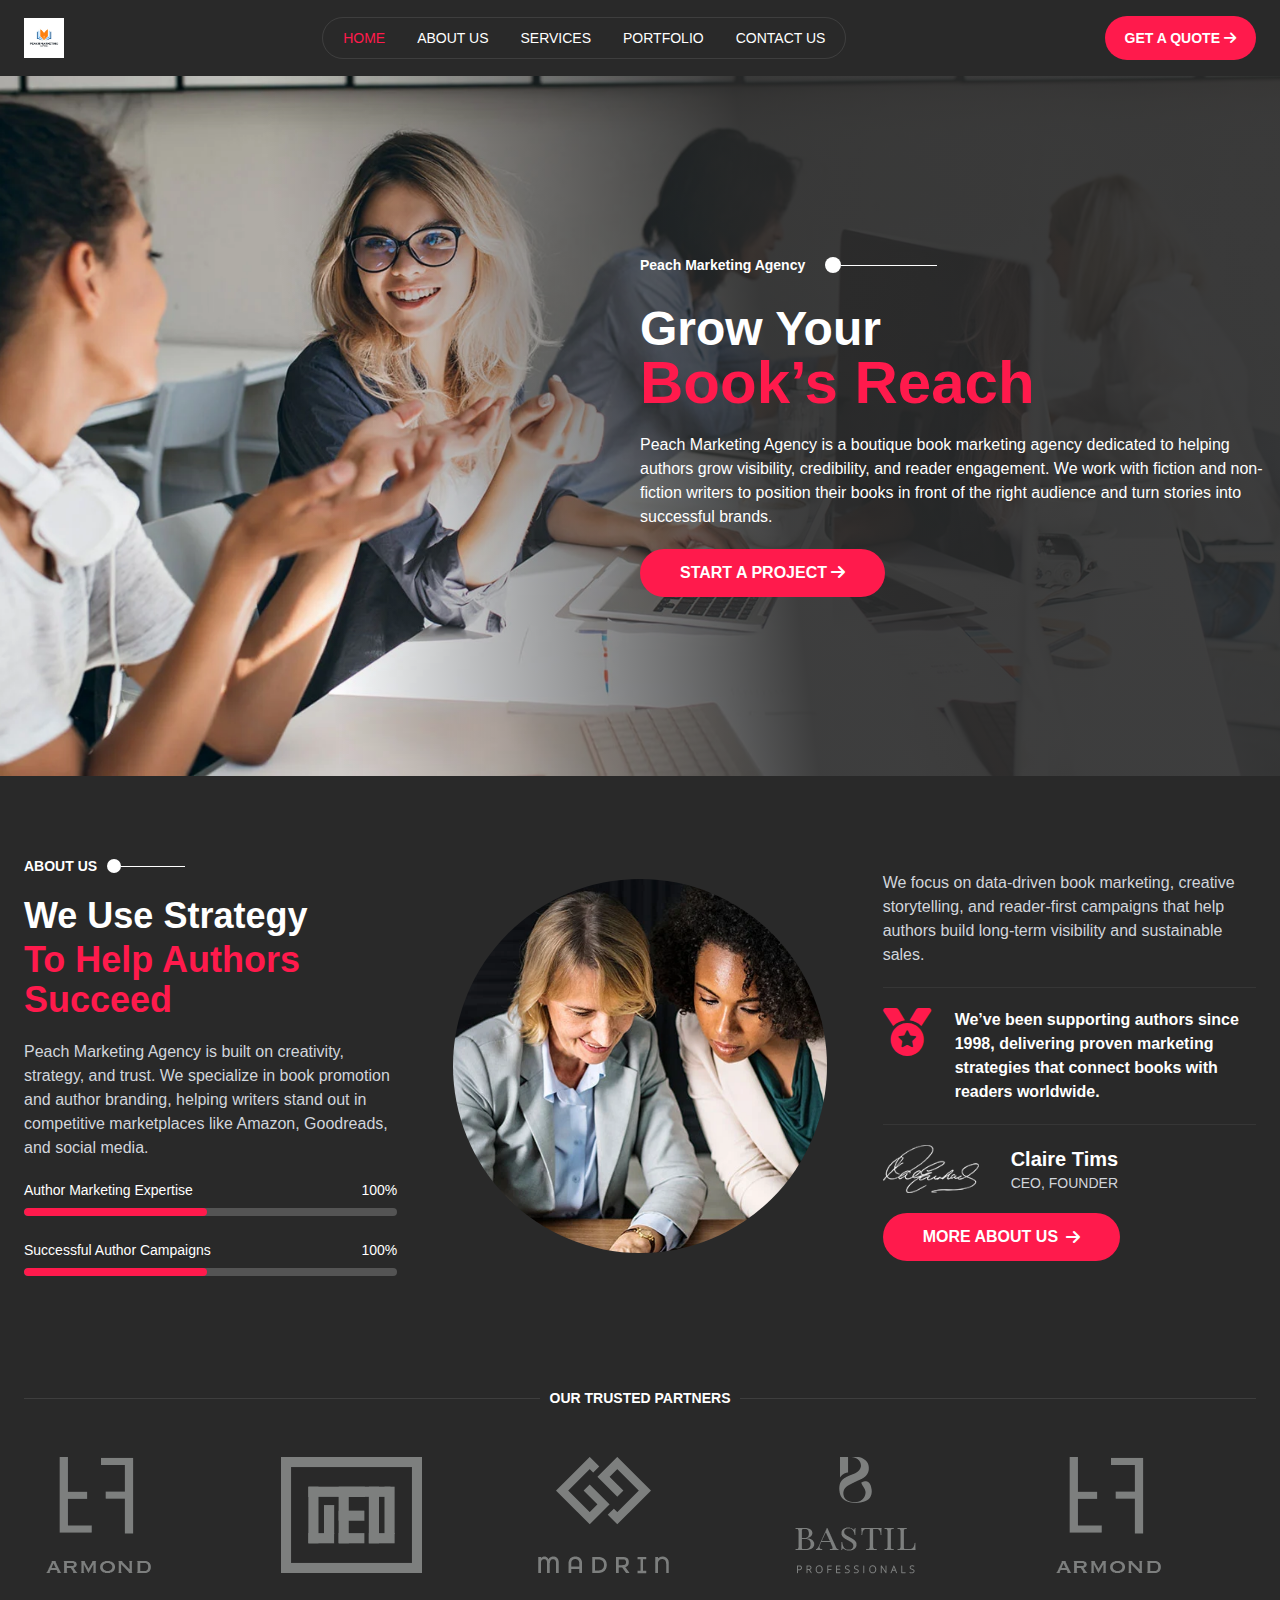
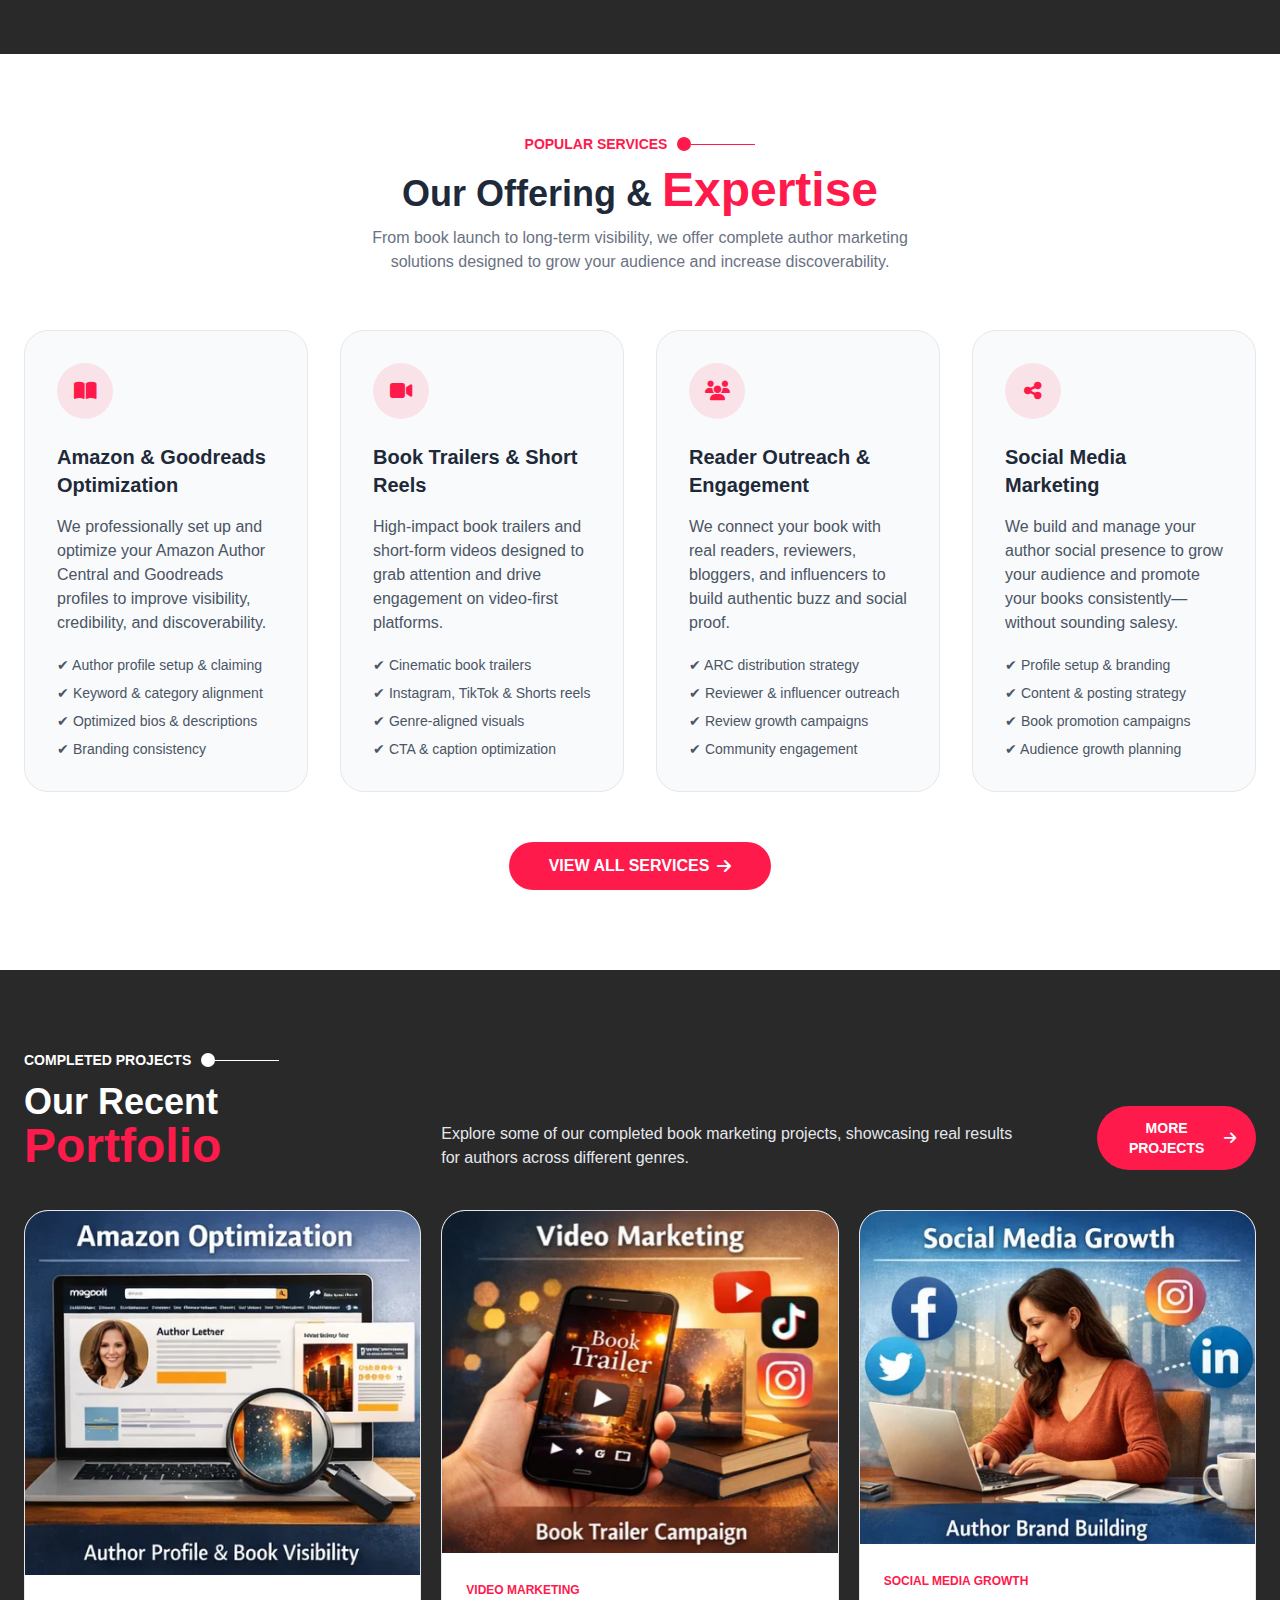
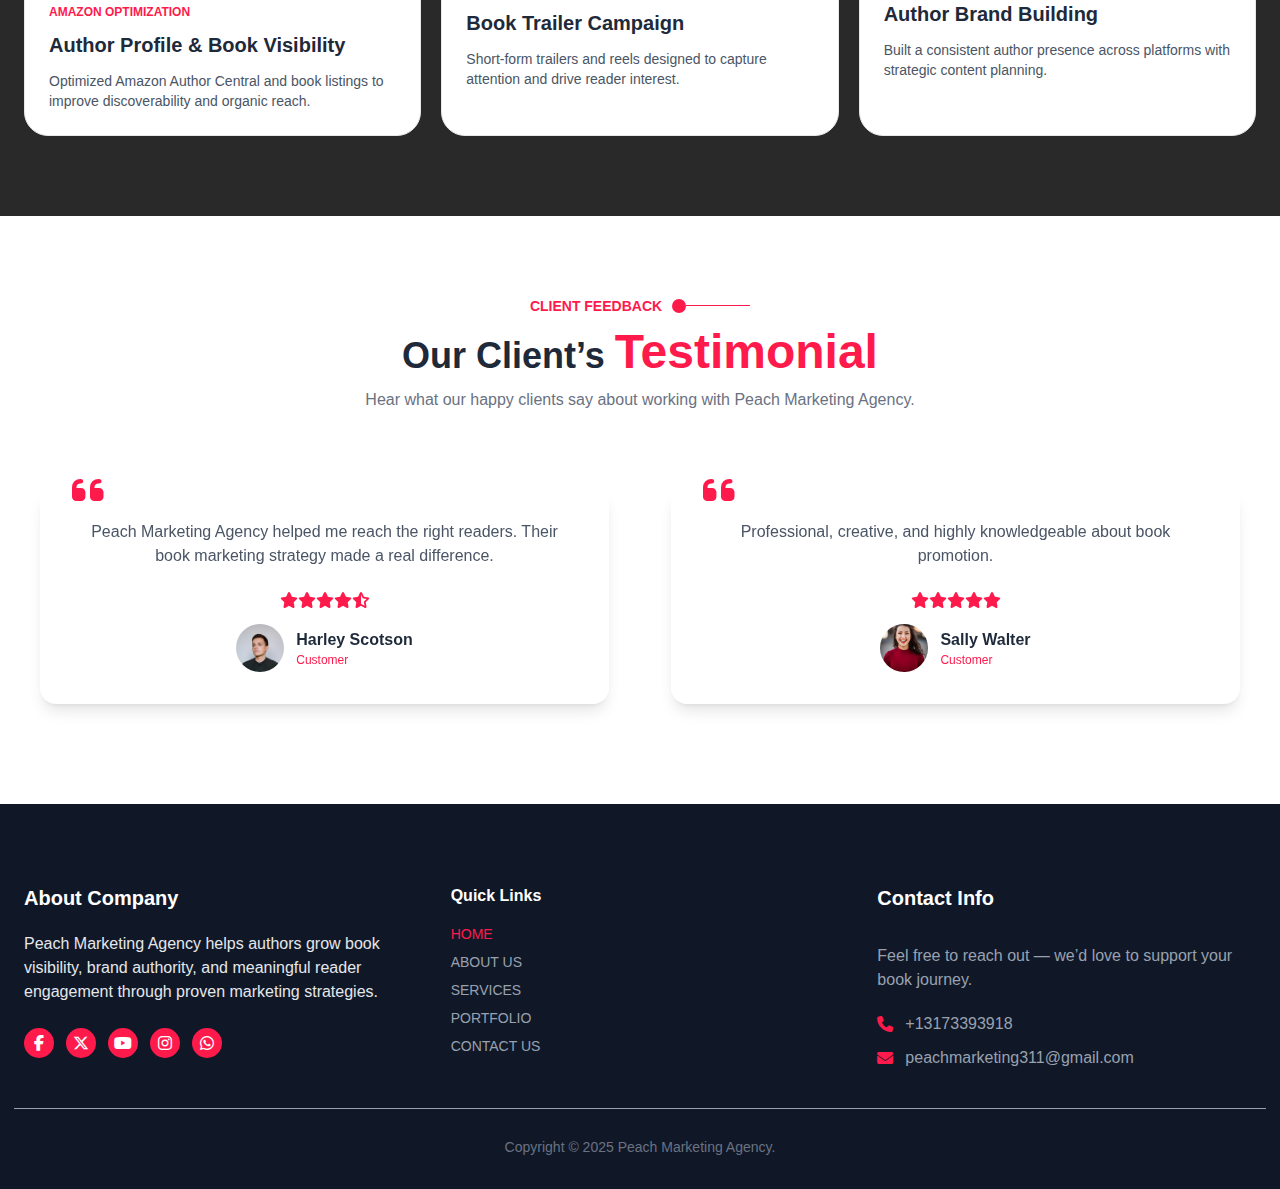
<file: index.html>
<!doctype html>
<html lang="en">

<head>
    <meta charset="UTF-8" />
    <meta name="viewport" content="width=device-width, initial-scale=1.0" />
    <title>Portfolio | Peach Marketing Agency</title>
    <link href="./assets/css/output.css" rel="stylesheet">
    <!-- fontswesome -->
    <link rel="stylesheet" href="https://cdnjs.cloudflare.com/ajax/libs/font-awesome/6.5.1/css/all.min.css" />

    <!-- swiper.js -->
    <link rel="stylesheet" href="https://cdn.jsdelivr.net/npm/swiper@11/swiper-bundle.min.css" />


</head>

<body class="text-gray-800">

    <!-- ================= HEADER ================= -->
    <header class="w-full z-50 bg-[#292929] backdrop-blur">
        <div class="max-w-7xl mx-auto flex items-center justify-between px-6 py-4">
            <!-- Logo -->
            <img src="./assets/images/logo.jpeg"
                class="h-10" alt="logo">

            <!-- Desktop Menu -->
            <nav
                class="hidden lg:flex gap-8 text-white text-sm font-medium px-5 py-2.5 border border-white/10 rounded-3xl">
                <a href="index.html" class="text-[#FF1A4C]">HOME</a>
                <a href="about.html" class="hover:text-[#FF1A4C]">ABOUT US</a>
                <a href="services.html" class="hover:text-[#FF1A4C]">SERVICES</a>
                <a href="portfolio.html" class="hover:text-[#FF1A4C]">PORTFOLIO</a>
                <a href="contact.html" class="hover:text-[#FF1A4C]">CONTACT US</a>
            </nav>

            <!-- Get a Quote Button -->
            <div class="flex gap-6">
                <a href="contact.html"
                    class="hidden md:flex gap-1 items-center transition-all duration-300 bg-[#FF1A4C] hover:bg-[#971B36] text-white px-5 py-3 rounded-full text-sm font-semibold">
                    GET A QUOTE <i class="fa-solid fa-arrow-right"></i>
                </a>

                <!-- Mobile Burger -->
                <button id="burger" class="lg:hidden text-white text-2xl focus:outline-none cursor-pointer">
                    <i class="fa-solid fa-bars"></i>
                </button>
            </div>
        </div>
    </header>

    <!-- Mobile Overlay Menu -->
    <div id="mobileMenu"
        class="fixed top-0 left-0 w-full h-full bg-black/40 backdrop-blur-sm hidden transition-opacity duration-300 z-50">
        <div
            class="absolute right-0 top-0 h-full w-87.5 max-w-full bg-white p-6 flex flex-col justify-start gap-6 transform translate-x-full transition-transform duration-300">
            <!-- Close Button -->
            <button id="closeMenu" class="self-end text-2xl font-bold text-gray-700 cursor-pointer">
                <i class="fa-solid fa-xmark"></i>
            </button>

            <!-- Vertical Links -->
            <nav class="flex flex-col gap-6 mt-8">
                <a href="index.html" class="font-medium text-[#FF1A4C]">HOME</a>
                <a href="about.html" class="text-gray-900 font-medium hover:text-[#FF1A4C]">ABOUT US</a>
                <a href="services.html" class="text-gray-900 font-medium hover:text-[#FF1A4C]">SERVICES</a>
                <a href="portfolio.html" class="text-gray-900 font-medium hover:text-[#FF1A4C]">PORTFOLIO</a>
                <a href="contact.html" class="text-gray-900 font-medium hover:text-[#FF1A4C]">CONTACT US</a>
            </nav>
        </div>
    </div>

    <!-- ================= HERO ================= -->
    <section class="relative h-162.5 md:h-175 flex items-center justify-end hero">

        <div class="absolute inset-0 opacity-90 pointer-events-none
     bg-transparent
     bg-[linear-gradient(83deg,#29292900_25%,#292929_60%)]">
        </div>

        <div class="w-full md:w-[70%] lg:w-1/2 flex flex-col gap-5 px-4 md:px-0 relative z-50">
            <div class="flex items-center justify-center md:justify-start gap-3 lg:gap-5 mb-2.5">
                <p class="text-white font-semibold text-sm">Peach Marketing Agency</p>
                <div class="flex items-center">
                    <div class="bg-white w-4 h-4 rounded-full"></div>
                    <div class="bg-white w-24 h-px"></div>
                </div>
            </div>
            <h2 class="text-white text-3xl md:text-5xl font-bold flex flex-col">
                Grow Your
                <span class="text-[#FF1A4C] text-4xl md:text-6xl font-extrabold">Book’s Reach</span>
            </h2>

            <p class="text-white">
                Peach Marketing Agency is a boutique book marketing agency dedicated to helping authors grow visibility,
                credibility, and reader engagement. We work with fiction and non-fiction writers to position their books
                in front of the right audience and turn stories into successful brands.
            </p>

            <a href="contact.html"
                class="bg-[#FF1A4C] hover:bg-[#971B36] mx-auto md:mx-[unset] cursor-pointer transition-all duration-300 text-white py-3 rounded-full font-semibold w-fit px-10">
                START A PROJECT
                <i class="fa-solid fa-arrow-right"></i>
            </a>

        </div>

    </section>

    <!-- ================= ABOUT US ================= -->
    <section class="bg-[#292929] py-20 text-white">
        <div class="max-w-7xl mx-auto px-6 grid grid-cols-1 lg:grid-cols-3 gap-14 items-center">

            <!-- Left Content -->
            <div class="flex flex-col gap-5 items-center text-center lg:items-start lg:text-left">
                <div class="flex items-center gap-2.5">
                    <p class="text-sm font-semibold text-white">
                        ABOUT US
                    </p>
                    <div class="flex items-center">
                        <div class="bg-white w-3.5 h-3.5 rounded-full"></div>
                        <div class="bg-white w-16 h-px"></div>
                    </div>
                </div>

                <h2 class="text-2xl md:text-4xl font-bold">
                    We Use Strategy
                    <span class="text-[#FF1A4C] text-3xl md:text-4xl block mt-1">To Help Authors Succeed</span>
                </h2>

                <p class="text-gray-300">
                    Peach Marketing Agency is built on creativity, strategy, and trust. We specialize in book promotion and author branding, helping writers stand out in competitive marketplaces like Amazon, Goodreads, and social media.
                </p>

                <!-- Progress Bars -->
                <div class="space-y-6 w-full">

                    <!-- Author Marketing Expertise -->
                    <div>
                        <div class="flex justify-between mb-2 text-sm">
                            <span>Author Marketing Expertise</span>
                            <span>100%</span>
                        </div>
                        <div class="w-full h-2 bg-white/20 rounded-full overflow-hidden">
                            <div id="bar95" class="h-2 bg-[#FF1A4C] rounded-full w-0"></div>
                        </div>
                    </div>

                    <!-- Successful Author Campaigns -->
                    <div>
                        <div class="flex justify-between mb-2 text-sm">
                            <span>Successful Author Campaigns</span>
                            <span>100%</span>
                        </div>
                        <div class="w-full h-2 bg-white/20 rounded-full overflow-hidden">
                            <div id="bar88" class="h-2 bg-[#FF1A4C] rounded-full w-0"></div>
                        </div>
                    </div>

                </div>
            </div>

            <div>
                <img src="./assets/images/image-1.webp" alt="about us" class="w-full rounded-full">
            </div>

            <div class="flex flex-col  items-center text-center lg:items-start lg:text-left">
                <p class="text-gray-300">
                    We focus on data-driven book marketing, creative storytelling, and reader-first campaigns that help authors build long-term visibility and sustainable sales.
                </p>

                <div class="flex gap-6 py-5 border-y my-5 border-[#363636]">
                    <i class="fa-solid fa-medal text-5xl text-[#FF1A4C]"></i>
                    <h6 class="font-semibold">We’ve been supporting authors since 1998, delivering proven marketing strategies that connect books with readers worldwide.</h6>
                </div>

                <div class="flex">
                    <img src="./assets/images/agency-img50.png" alt="sign" class="w-24 mr-8">
                    <div>
                        <h6 class="font-semibold text-xl">Claire Tims</h6>
                        <p class="text-gray-300 text-sm">
                            CEO, FOUNDER</p>
                    </div>
                </div>

                <a href="about.html"
                    class="bg-[#FF1A4C] hover:bg-[#971B36] mx-auto md:mx-[unset] cursor-pointer transition-all duration-300 text-white py-3 rounded-full font-semibold w-fit px-10 uppercase flex gap-2 items-center mt-5">
                    More About US
                    <i class="fa-solid fa-arrow-right"></i>
                </a>

            </div>
        </div>
    </section>

    <!-- ================= OUR PARTNERS ================= -->
    <section class="bg-[#292929] pb-16">
        <div class="max-w-7xl mx-auto px-6 text-center">

            <div class="w-full flex items-center gap-2.5 py-8">
                <div class="bg-white/10 h-px flex-1"></div>
                <p class="text-sm font-semibold text-white">
                    OUR TRUSTED PARTNERS
                </p>
                <div class="bg-white/10 h-px flex-1"></div>
            </div>

            <!-- Swiper -->
            <div class="swiper partnerSwiper">
                <div class="swiper-wrapper items-center">

                    <div class="swiper-slide flex justify-center">
                        <img src="./assets/images/client_img1-150x150.png"
                            class="opacity-70 hover:opacity-100 transition" />
                    </div>

                    <div class="swiper-slide flex justify-center">
                        <img src="./assets/images/client_img2-150x150.png"
                            class="opacity-70 hover:opacity-100 transition" />
                    </div>

                    <div class="swiper-slide flex justify-center">
                        <img src="./assets/images/client_img3-150x150.png"
                            class="opacity-70 hover:opacity-100 transition" />
                    </div>

                    <div class="swiper-slide flex justify-center">
                        <img src="./assets/images/client_img5-150x150.png"
                            class="opacity-70 hover:opacity-100 transition" />
                    </div>

                    <div class="swiper-slide flex justify-center">
                        <img src="./assets/images/client_img1-150x150.png"
                            class="opacity-70 hover:opacity-100 transition" />
                    </div>

                    <div class="swiper-slide flex justify-center">
                        <img src="./assets/images/client_img2-150x150.png"
                            class="opacity-70 hover:opacity-100 transition" />
                    </div>

                </div>
            </div>

        </div>
    </section>

    <!-- ================= Services ================= -->
    <section class="bg-white py-20 overflow-hidden">
        <div class="max-w-7xl mx-auto px-6 flex flex-col">
            <!-- Heading -->
            <div class="text-center mb-14">
                <div class="flex items-center gap-2.5 justify-center">
                    <p class="text-sm font-semibold text-[#FF1A4C]">
                        POPULAR SERVICES
                    </p>
                    <div class="flex items-center">
                        <div class="bg-[#FF1A4C] w-3.5 h-3.5 rounded-full"></div>
                        <div class="bg-[#FF1A4C] w-16 h-px"></div>
                    </div>
                </div>
                <h2 class="text-2xl md:text-4xl font-bold mt-3">
                    Our Offering &
                    <span class="text-[#FF1A4C] text-3xl md:text-5xl">Expertise</span>
                </h2>
                <p class="text-gray-500 mt-3 max-w-xl mx-auto">
                    From book launch to long-term visibility, we offer complete author marketing solutions designed to grow your audience and increase discoverability.
                </p>
            </div>

            <!-- Services Grid -->
            <div class="grid grid-cols-1 md:grid-cols-2 lg:grid-cols-4 gap-8">

                <!-- Service Card -->
                <div
                    class="group bg-gray-50 border border-gray-200 rounded-3xl p-8 hover:border-[#FF1A4C] transition-all duration-300">
                    <div
                        class="w-14 h-14 flex items-center justify-center rounded-full bg-[#FF1A4C]/10 text-[#FF1A4C] mb-6">
                        <i class="fa-solid fa-book-open text-xl"></i>
                    </div>

                    <h3 class="text-xl font-semibold mb-4">
                        Amazon & Goodreads Optimization
                    </h3>

                    <p class="text-gray-600 mb-5">
                        We professionally set up and optimize your Amazon Author Central and Goodreads profiles to
                        improve
                        visibility, credibility, and discoverability.
                    </p>

                    <ul class="space-y-2 text-sm text-gray-600">
                        <li>✔ Author profile setup & claiming</li>
                        <li>✔ Keyword & category alignment</li>
                        <li>✔ Optimized bios & descriptions</li>
                        <li>✔ Branding consistency</li>
                    </ul>
                </div>

                <!-- Service Card -->
                <div
                    class="group bg-gray-50 border border-gray-200 rounded-3xl p-8 hover:border-[#FF1A4C] transition-all duration-300">
                    <div
                        class="w-14 h-14 flex items-center justify-center rounded-full bg-[#FF1A4C]/10 text-[#FF1A4C] mb-6">
                        <i class="fa-solid fa-video text-xl"></i>
                    </div>

                    <h3 class="text-xl font-semibold mb-4">
                        Book Trailers & Short Reels
                    </h3>

                    <p class="text-gray-600 mb-5">
                        High-impact book trailers and short-form videos designed to grab attention and drive engagement
                        on video-first platforms.
                    </p>

                    <ul class="space-y-2 text-sm text-gray-600">
                        <li>✔ Cinematic book trailers</li>
                        <li>✔ Instagram, TikTok & Shorts reels</li>
                        <li>✔ Genre-aligned visuals</li>
                        <li>✔ CTA & caption optimization</li>
                    </ul>
                </div>

                <!-- Service Card -->
                <div
                    class="group bg-gray-50 border border-gray-200 rounded-3xl p-8 hover:border-[#FF1A4C] transition-all duration-300">
                    <div
                        class="w-14 h-14 flex items-center justify-center rounded-full bg-[#FF1A4C]/10 text-[#FF1A4C] mb-6">
                        <i class="fa-solid fa-users text-xl"></i>
                    </div>

                    <h3 class="text-xl font-semibold mb-4">
                        Reader Outreach & Engagement
                    </h3>

                    <p class="text-gray-600 mb-5">
                        We connect your book with real readers, reviewers, bloggers, and influencers to build authentic
                        buzz and social proof.
                    </p>

                    <ul class="space-y-2 text-sm text-gray-600">
                        <li>✔ ARC distribution strategy</li>
                        <li>✔ Reviewer & influencer outreach</li>
                        <li>✔ Review growth campaigns</li>
                        <li>✔ Community engagement</li>
                    </ul>
                </div>

                <!-- Service Card -->
                <div
                    class="group bg-gray-50 border border-gray-200 rounded-3xl p-8 hover:border-[#FF1A4C] transition-all duration-300">
                    <div
                        class="w-14 h-14 flex items-center justify-center rounded-full bg-[#FF1A4C]/10 text-[#FF1A4C] mb-6">
                        <i class="fa-solid fa-share-nodes text-xl"></i>
                    </div>

                    <h3 class="text-xl font-semibold mb-4">
                        Social Media Marketing
                    </h3>

                    <p class="text-gray-600 mb-5">
                        We build and manage your author social presence to grow your audience and promote your books
                        consistently—without sounding salesy.
                    </p>

                    <ul class="space-y-2 text-sm text-gray-600">
                        <li>✔ Profile setup & branding</li>
                        <li>✔ Content & posting strategy</li>
                        <li>✔ Book promotion campaigns</li>
                        <li>✔ Audience growth planning</li>
                    </ul>
                </div>

            </div>

            <a href="services.html"
                class="bg-[#FF1A4C] hover:bg-[#971B36] mx-auto cursor-pointer transition-all duration-300 text-white py-3 rounded-full font-semibold w-fit px-10 uppercase flex gap-2 items-center mt-12.5">
                View All Services
                <i class="fa-solid fa-arrow-right"></i>
            </a>
        </div>
    </section>

    <!-- ================= Portfolio ================= -->
    <section class="bg-[#292929] py-20 overflow-hidden">
        <div class="max-w-7xl mx-auto px-6 flex flex-col">
            <div class="flex flex-col lg:flex-row items-center lg:items-end gap-5 lg:gap-20 text-white">
                <!-- Heading -->
                <div>
                    <div class="flex items-center justify-center lg:justify-start gap-2.5">
                        <p class="text-sm font-semibold text-white">
                            COMPLETED PROJECTS
                        </p>
                        <div class="flex items-center">
                            <div class="bg-white w-3.5 h-3.5 rounded-full"></div>
                            <div class="bg-white w-16 h-px"></div>
                        </div>
                    </div>
                    <h2 class="text-2xl md:text-4xl font-bold mt-3">
                        Our Recent
                        <span class="text-[#FF1A4C] text-3xl md:text-5xl">Portfolio</span>
                    </h2>
                </div>
                <p class="text-gray-200 max-w-xl mx-auto">
                    Explore some of our completed book marketing projects, showcasing real results for authors across different genres.
                </p>
                <a href="portfolio.html"
                    class="bg-[#FF1A4C] hover:bg-[#971B36] cursor-pointer transition-all duration-300 text-white py-3 rounded-full font-semibold w-fit px-5 uppercase flex gap-2 items-center text-sm text-center">
                    More Projects
                    <i class="fa-solid fa-arrow-right"></i>
                </a>
            </div>

            <div class="grid grid-cols-1 md:grid-cols-3 gap-5 mt-10">

                <!-- Portfolio Item -->
                <div
                    class="group bg-white rounded-3xl overflow-hidden border border-gray-200 hover:border-[#FF1A4C] transition-all duration-300">
                    <img src="./assets/images/amazon.webp" alt="" class="w-full h-auto object-cover">

                    <div class="p-6">
                        <span class="text-xs text-[#FF1A4C] font-semibold uppercase">
                            Amazon Optimization
                        </span>
                        <h3 class="text-xl font-semibold mt-2">
                            Author Profile & Book Visibility
                        </h3>
                        <p class="text-gray-600 mt-3 text-sm">
                            Optimized Amazon Author Central and book listings to improve discoverability and organic
                            reach.
                        </p>
                    </div>
                </div>

                <!-- Portfolio Item -->
                <div
                    class="group bg-white rounded-3xl overflow-hidden border border-gray-200 hover:border-[#FF1A4C] transition-all duration-300">
                    <img src="./assets/images/book.webp" alt="" class="w-full h-auto object-cover">

                    <div class="p-6">
                        <span class="text-xs text-[#FF1A4C] font-semibold uppercase">
                            Video Marketing
                        </span>
                        <h3 class="text-xl font-semibold mt-2">
                            Book Trailer Campaign
                        </h3>
                        <p class="text-gray-600 mt-3 text-sm">
                            Short-form trailers and reels designed to capture attention and drive reader interest.
                        </p>
                    </div>
                </div>

                <!-- Portfolio Item -->
                <div
                    class="group bg-white rounded-3xl overflow-hidden border border-gray-200 hover:border-[#FF1A4C] transition-all duration-300">
                    <img src="./assets/images/social.webp" alt="" class="w-full h-auto object-cover">

                    <div class="p-6">
                        <span class="text-xs text-[#FF1A4C] font-semibold uppercase">
                            Social Media Growth
                        </span>
                        <h3 class="text-xl font-semibold mt-2">
                            Author Brand Building
                        </h3>
                        <p class="text-gray-600 mt-3 text-sm">
                            Built a consistent author presence across platforms with strategic content planning.
                        </p>
                    </div>
                </div>

            </div>




        </div>
    </section>


    <!-- ================= TESTIMONIALS ================= -->
    <section class="bg-white py-20 overflow-hidden">
        <div class="max-w-7xl mx-auto px-6">

            <!-- Heading -->
            <div class="text-center mb-14">
                <div class="flex items-center gap-2.5 justify-center">
                    <p class="text-sm font-semibold text-[#FF1A4C]">
                        CLIENT FEEDBACK
                    </p>
                    <div class="flex items-center">
                        <div class="bg-[#FF1A4C] w-3.5 h-3.5 rounded-full"></div>
                        <div class="bg-[#FF1A4C] w-16 h-px"></div>
                    </div>
                </div>
                <h2 class="text-2xl md:text-4xl font-bold mt-3">
                    Our Client’s <span class="text-[#FF1A4C] text-3xl md:text-5xl">Testimonial</span>
                </h2>
                <p class="text-gray-500 mt-3 max-w-xl mx-auto">
                    Hear what our happy clients say about working with Peach Marketing Agency.
                </p>
            </div>

            <!-- Swiper -->
            <div class="swiper testimonialSwiper">
                <div class="swiper-wrapper py-5">

                    <!-- Slide 1 -->
                    <div class="swiper-slide px-4">
                        <div class="bg-white rounded-2xl shadow-lg p-8 text-center relative">
                            <i
                                class="fa-solid fa-quote-left text-4xl text-[#FF1A4C] absolute -top-4 left-6 bg-white px-2"></i>
                            <p class="text-gray-600 mb-6">
                                Peach Marketing Agency helped me reach the right readers. Their book marketing strategy made a real difference.
                            </p>
                            <div class="flex justify-center mb-4 text-[#FF1A4C]">
                                <i class="fa-solid fa-star"></i><i class="fa-solid fa-star"></i>
                                <i class="fa-solid fa-star"></i><i class="fa-solid fa-star"></i>
                                <i class="fa-solid fa-star-half-stroke"></i>
                            </div>
                            <div class="flex items-center justify-center gap-3">
                                <img src="./assets/images/user1.webp" class="w-12 h-12 rounded-full object-cover">
                                <div class="text-left">
                                    <h4 class="font-semibold">Harley Scotson</h4>
                                    <p class="text-xs text-[#FF1A4C]">Customer</p>
                                </div>
                            </div>
                        </div>
                    </div>

                    <!-- Slide 2 -->
                    <div class="swiper-slide px-4">
                        <div class="bg-white rounded-2xl shadow-lg p-8 text-center relative">
                            <i
                                class="fa-solid fa-quote-left text-4xl text-[#FF1A4C] absolute -top-4 left-6 bg-white px-2"></i>
                            <p class="text-gray-600 mb-6">
                                Professional, creative, and highly knowledgeable about book promotion.
                            </p>
                            <div class="flex justify-center mb-4 text-[#FF1A4C]">
                                <i class="fa-solid fa-star"></i><i class="fa-solid fa-star"></i>
                                <i class="fa-solid fa-star"></i><i class="fa-solid fa-star"></i>
                                <i class="fa-solid fa-star"></i>
                            </div>
                            <div class="flex items-center justify-center gap-3">
                                <img src="./assets/images/user2.webp" class="w-12 h-12 rounded-full object-cover">
                                <div class="text-left">
                                    <h4 class="font-semibold">Sally Walter</h4>
                                    <p class="text-xs text-[#FF1A4C]">Customer</p>
                                </div>
                            </div>
                        </div>
                    </div>

                    <!-- Slide 3 -->
                    <div class="swiper-slide px-4">
                        <div class="bg-white rounded-2xl shadow-lg p-8 text-center relative">
                            <i
                                class="fa-solid fa-quote-left text-4xl text-[#FF1A4C] absolute -top-4 left-6 bg-white px-2"></i>
                            <p class="text-gray-600 mb-6">
                                Amazing communication and results. My book visibility improved within weeks.
                            </p>
                            <div class="flex justify-center mb-4 text-[#FF1A4C]">
                                <i class="fa-solid fa-star"></i><i class="fa-solid fa-star"></i>
                                <i class="fa-solid fa-star"></i><i class="fa-solid fa-star"></i>
                                <i class="fa-solid fa-star"></i>
                            </div>
                            <div class="flex items-center justify-center gap-3">
                                <img src="./assets/images/user3.webp" class="w-12 h-12 rounded-full object-cover">
                                <div class="text-left">
                                    <h4 class="font-semibold">Daniel Moore</h4>
                                    <p class="text-xs text-[#FF1A4C]">Author</p>
                                </div>
                            </div>
                        </div>
                    </div>

                </div>
            </div>

        </div>
    </section>


    <!-- ================= FOOTER ================= -->
    <footer class="bg-gray-900 text-gray-400 pt-20 pb-8">
        <div class="max-w-7xl mx-auto grid grid-cols-1 md:grid-cols-3 gap-12 px-6 text-center md:text-left">

            <div>
                <h4 class="text-white font-semibold mb-5 text-xl">About Company</h4>
                <p class="text-gray-200">
                    Peach Marketing Agency helps authors grow book visibility, brand authority, and meaningful reader engagement through proven marketing strategies.
                </p>

                <div class="flex gap-3 mt-6 justify-center md:justify-start">
                    <!-- Facebook -->
                    <a href="#" target="_blank"
                        class="w-7.5 h-7.5 rounded-full flex items-center justify-center bg-[#FF1A4C] text-white hover:bg-[#971B36] transition-all duration-300">
                        <i class="fa-brands fa-facebook-f"></i>
                    </a>

                    <!-- X / Twitter -->
                    <a href="#" target="_blank"
                        class="w-7.5 h-7.5 rounded-full flex items-center justify-center bg-[#FF1A4C] text-white hover:bg-[#971B36] transition-all duration-300">
                        <i class="fa-brands fa-x-twitter"></i>
                    </a>

                    <!-- YouTube -->
                    <a href="#" target="_blank"
                        class="w-7.5 h-7.5 rounded-full flex items-center justify-center bg-[#FF1A4C] text-white hover:bg-[#971B36] transition-all duration-300">
                        <i class="fa-brands fa-youtube"></i>
                    </a>

                    <!-- Instagram -->
                    <a href="#" target="_blank"
                        class="w-7.5 h-7.5 rounded-full flex items-center justify-center bg-[#FF1A4C] text-white hover:bg-[#971B36] transition-all duration-300">
                        <i class="fa-brands fa-instagram"></i>
                    </a>

                    <!-- WhatsApp -->
                    <a href="#" target="_blank"
                        class="w-7.5 h-7.5 rounded-full flex items-center justify-center bg-[#FF1A4C] text-white hover:bg-[#971B36] transition-all duration-300">
                        <i class="fa-brands fa-whatsapp"></i>
                    </a>
                </div>

            </div>

            <div>
                <h4 class="text-white font-semibold mb-4">Quick Links</h4>
                <ul class="space-y-2 text-sm">
                    <li>
                        <a href="index.html" class="text-[#FF1A4C]">HOME</a>
                    </li>
                    <li>
                        <a href="about.html" class="hover:text-[#FF1A4C]">ABOUT US</a>
                    </li>
                    <li>
                        <a href="services.html" class="hover:text-[#FF1A4C]">SERVICES</a>
                    </li>
                    <li>
                        <a href="portfolio.html" class="hover:text-[#FF1A4C]">PORTFOLIO</a>
                    </li>
                    <li>
                        <a href="contact.html" class="hover:text-[#FF1A4C]">CONTACT US</a>
                    </li>
                </ul>
            </div>

            <div>
                <h4 class="text-white font-semibold text-xl mb-8">Contact Info</h4>
                <p class="mb-5">Feel free to reach out — we’d love to support your book journey.</p>
                <!-- <div class="my-2.5 items-center flex gap-3 justify-center md:justify-start">
                    <i class="fa-solid fa-location-dot text-[#FF1A4C]"></i>
                    <p>3557 Derek Drive, Orlando, Florida</p>
                </div> -->

                <div class="my-2.5 items-center flex gap-3 justify-center md:justify-start">
                    <i class="fa-solid fa-phone text-[#FF1A4C]"></i>
                    <p>+13173393918</p>
                </div>

                <div class="my-2.5 items-center flex gap-3 justify-center md:justify-start">
                    <i class="fa-solid fa-envelope text-[#FF1A4C]"></i>
                    <p>peachmarketing311@gmail.com</p>
                </div>
            </div>

        </div>

        <p class="text-center text-sm text-gray-500 pt-7 mt-7 border-t border-gray-400 mx-3.5">
            Copyright © 2025 Peach Marketing Agency.
        </p>
    </footer>

    <!-- swiper.js -->
    <script src="https://cdn.jsdelivr.net/npm/swiper@11/swiper-bundle.min.js"></script>

    <script src="./assets/js/header.js"></script>
    <script src="./assets/js/testimonial.js"></script>
    <script src="./assets/js/common.js"></script>

</body>

</html>
</file>
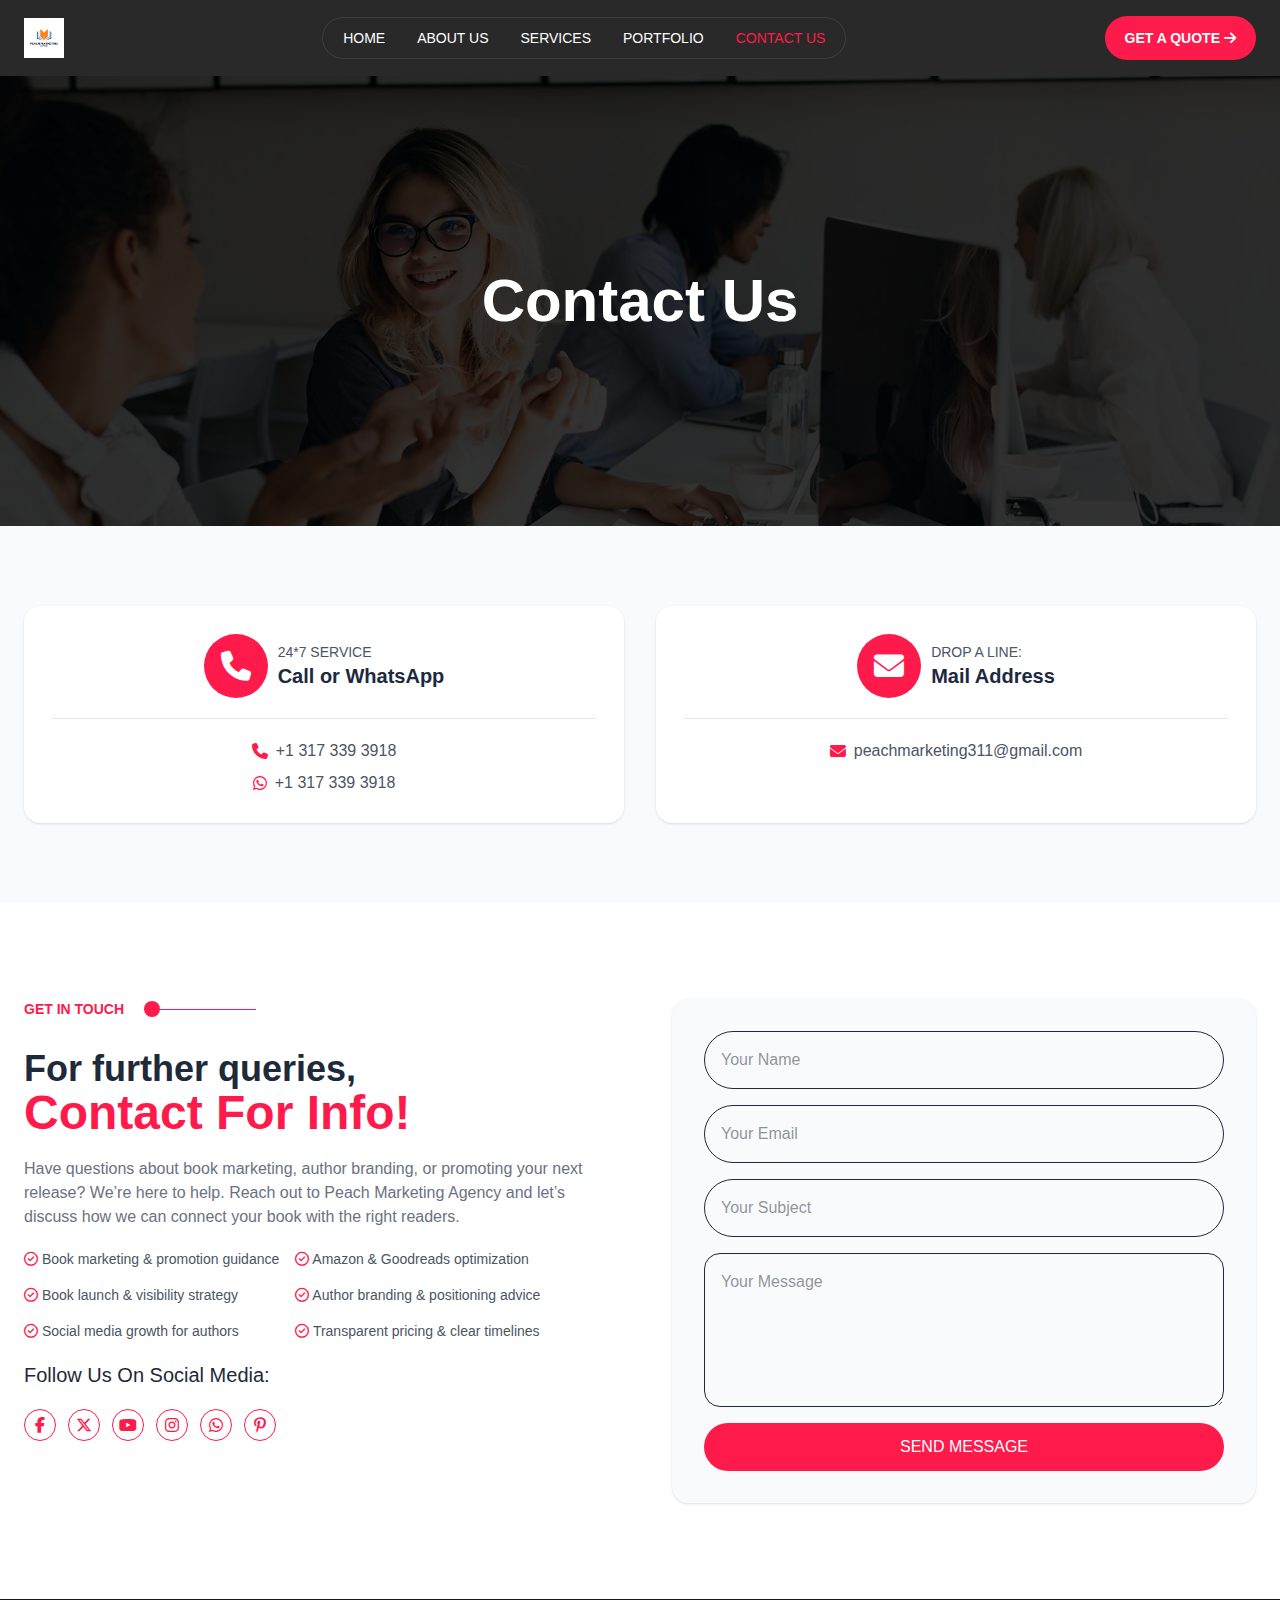
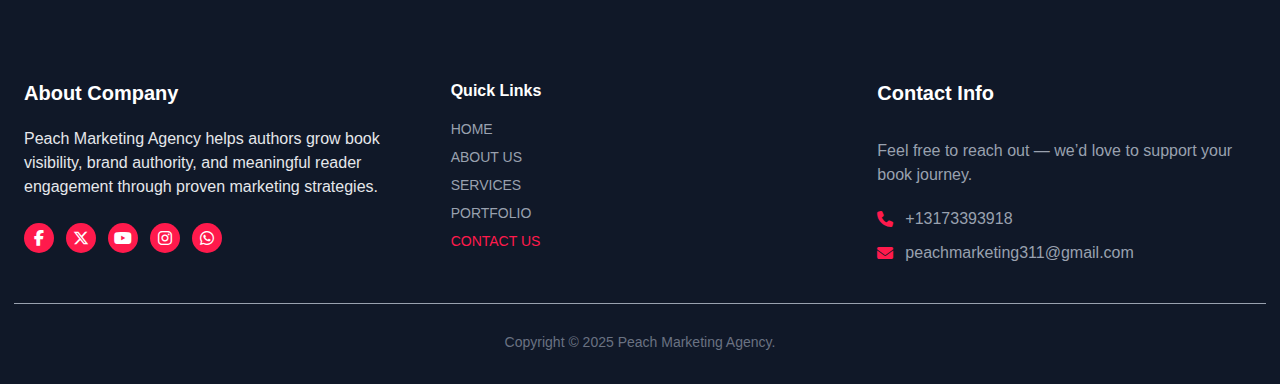
<file: contact.html>
<!doctype html>
<html lang="en">

<head>
    <meta charset="UTF-8" />
    <meta name="viewport" content="width=device-width, initial-scale=1.0" />
    <title>Contact Us</title>
    <link href="./assets/css/output.css" rel="stylesheet">
    <link rel="stylesheet" href="https://cdnjs.cloudflare.com/ajax/libs/font-awesome/6.5.1/css/all.min.css" />

</head>

<body class="text-gray-800">

    <!-- ================= HEADER ================= -->
    <header class="w-full z-50 bg-[#292929] backdrop-blur">
        <div class="max-w-7xl mx-auto flex items-center justify-between px-6 py-4">
            <!-- Logo -->
            <img src="./assets/images/logo.jpeg" class="h-10" alt="logo">

            <!-- Desktop Menu -->
            <nav
                class="hidden lg:flex gap-8 text-white text-sm font-medium px-5 py-2.5 border border-white/10 rounded-3xl">
                <a href="index.html" class="hover:text-[#FF1A4C]">HOME</a>
                <a href="about.html" class="hover:text-[#FF1A4C]">ABOUT US</a>
                <a href="services.html" class="hover:text-[#FF1A4C]">SERVICES</a>
                <a href="portfolio.html" class="hover:text-[#FF1A4C]">PORTFOLIO</a>
                <a href="contact.html" class="text-[#FF1A4C]">CONTACT US</a>
            </nav>

            <!-- Get a Quote Button -->
            <div class="flex gap-6">
                <a href="contact.html"
                    class="hidden md:flex gap-1 items-center transition-all duration-300 bg-[#FF1A4C] hover:bg-[#971B36] text-white px-5 py-3 rounded-full text-sm font-semibold">
                    GET A QUOTE <i class="fa-solid fa-arrow-right"></i>
                </a>

                <!-- Mobile Burger -->
                <button id="burger" class="lg:hidden text-white text-2xl focus:outline-none cursor-pointer">
                    <i class="fa-solid fa-bars"></i>
                </button>
            </div>
        </div>
    </header>

    <!-- Mobile Overlay Menu -->
    <div id="mobileMenu"
        class="fixed top-0 left-0 w-full h-full bg-black/40 backdrop-blur-sm hidden transition-opacity duration-300 z-50">
        <div
            class="absolute right-0 top-0 h-full w-87.5 max-w-full bg-white p-6 flex flex-col justify-start gap-6 transform translate-x-full transition-transform duration-300">
            <!-- Close Button -->
            <button id="closeMenu" class="self-end text-2xl font-bold text-gray-700 cursor-pointer">
                <i class="fa-solid fa-xmark"></i>
            </button>

            <!-- Vertical Links -->
            <nav class="flex flex-col gap-6 mt-8">
                <a href="index.html" class="text-gray-900 font-medium hover:text-[#FF1A4C]">HOME</a>
                <a href="about.html" class="text-gray-900 font-medium hover:text-[#FF1A4C]">ABOUT US</a>
                <a href="services.html" class="text-gray-900 font-medium hover:text-[#FF1A4C]">SERVICES</a>
                <a href="portfolio.html" class="text-gray-900 font-medium hover:text-[#FF1A4C]">PORTFOLIO</a>
                <a href="contact.html" class="text-[#FF1A4C] font-semibold">CONTACT US</a>
            </nav>
        </div>
    </div>



    <!-- ================= HERO ================= -->
    <section class="relative h-62.5 md:h-112.5 flex items-center justify-center hero">

        <div class="absolute inset-0 bg-black/80"></div>

        <h1 class="relative text-white text-4xl md:text-5xl lg:text-6xl font-bold">
            Contact Us
        </h1>
    </section>

    <!-- ================= CONTACT INFO CARDS ================= -->
    <section class="bg-gray-50 py-20">
        <div class="max-w-7xl mx-auto grid grid-cols-1 md:grid-cols-2  gap-8 px-6">

            <!-- <div class="bg-white rounded-2xl shadow p-7 gap-5 flex flex-col text-center md:text-left">
                <div class="flex gap-2.5 items-center pb-5 justify-center border-b border-gray-200">
                    <div class="w-16 h-16 flex items-center justify-center bg-[#FF1A4C] text-white rounded-full">
                        <i class="fa-solid fa-location-dot text-3xl"></i>
                    </div>
                    <div>
                        <h6 class="text-gray-600 text-sm">LOCTAION:</h6>
                        <h4 class="font-semibold text-slate-800 text-xl">Visit Us At</h4>
                    </div>
                </div>
                <div>
                    <p class="text-gray-600">65th Street, Los Angeles,</p>
                    <p class="text-gray-600">3rd Street, San Andreas,</p>
                </div>
            </div> -->

            <!-- <div class="bg-white rounded-2xl shadow p-7 gap-5 flex flex-col text-center md:text-left">
                <div class="flex gap-2.5 items-center pb-5 justify-center border-b border-gray-200">
                    <div class="w-16 h-16 flex items-center justify-center bg-[#FF1A4C] text-white rounded-full">
                        <i class="fa-solid fa-phone text-3xl"></i>
                    </div>
                    <div>
                        <h6 class="text-gray-600 text-sm">24*7 SERVICE</h6>
                        <h4 class="font-semibold text-slate-800 text-xl">Call Us On</h4>
                    </div>
                </div>
                <div>
                    <p class="text-gray-600">Tel : +13173393918</p>
                </div>
            </div> -->

            <div class="bg-white rounded-2xl shadow p-7 gap-5 flex flex-col text-center md:text-left">
                <div class="flex gap-2.5 items-center pb-5 justify-center border-b border-gray-200">
                    <div class="w-16 h-16 flex items-center justify-center bg-[#FF1A4C] text-white rounded-full">
                        <i class="fa-solid fa-phone text-3xl"></i>
                    </div>
                    <div>
                        <h6 class="text-gray-600 text-sm">24*7 SERVICE</h6>
                        <h4 class="font-semibold text-slate-800 text-xl">Call or WhatsApp</h4>
                    </div>
                </div>

                <div class="space-y-2">
                    <p class="text-gray-600 flex items-center justify-center gap-2">
                        <i class="fa-solid fa-phone text-[#FF1A4C]"></i>
                        <a href="tel:+13173393918" class="hover:text-[#FF1A4C] transition">
                            +1 317 339 3918
                        </a>
                    </p>

                    <p class="text-gray-600 flex items-center justify-center gap-2">
                        <i class="fa-brands fa-whatsapp text-[#FF1A4C]"></i>
                        <a href="https://wa.me/13173393918" target="_blank" class="hover:text-[#FF1A4C] transition">
                            +1 317 339 3918
                        </a>
                    </p>
                </div>
            </div>


            <div class="bg-white rounded-2xl shadow p-7 gap-5 flex flex-col text-center md:text-left">
                <div class="flex gap-2.5 items-center pb-5 justify-center border-b border-gray-200">
                    <div class="w-16 h-16 flex items-center justify-center bg-[#FF1A4C] text-white rounded-full">
                        <i class="fa-solid fa-envelope text-3xl"></i>
                    </div>
                    <div>
                        <h6 class="text-gray-600 text-sm">DROP A LINE:</h6>
                        <h4 class="font-semibold text-slate-800 text-xl">Mail Address</h4>
                    </div>
                </div>

                <div>
                    <p class="text-gray-600 flex items-center justify-center gap-2">
                        <i class="fa-solid fa-envelope text-[#FF1A4C]"></i>
                        <a href="mailto:peachmarketing311@gmail.com" class="hover:text-[#FF1A4C] transition">
                            peachmarketing311@gmail.com
                        </a>
                    </p>
                </div>
            </div>


            <!-- <div class="bg-white rounded-2xl shadow p-7 gap-5 flex flex-col text-center md:text-left">
                <div class="flex gap-2.5 items-center pb-5 justify-center border-b border-gray-200">
                    <div class="w-16 h-16 flex items-center justify-center bg-[#FF1A4C] text-white rounded-full">
                        <i class="fa-regular fa-clock text-3xl"></i>
                    </div>
                    <div>
                        <h6 class="text-gray-600 text-sm">OFFICE HOURS:</h6>
                        <h4 class="font-semibold text-slate-800 text-xl">Open Time</h4>
                    </div>
                </div>
                <div>
                    <p class="text-gray-600">Mon – Fri : 9am – 6pm</p>
                    <p class="text-gray-600">Sunday (Closed)</p>
                </div>
            </div> -->

        </div>
    </section>

    <!-- ================= CONTACT FORM ================= -->
    <section class="py-24">
        <div class="max-w-7xl mx-auto grid grid-cols-1 lg:grid-cols-2 gap-16 px-6">

            <!-- LEFT CONTENT -->
            <div class="flex flex-col gap-5 items-center text-center lg:items-start lg:text-left">
                <div class="flex items-center gap-3 lg:gap-5 mb-2.5">
                    <p class="text-[#FF1A4C] font-semibold text-sm">GET IN TOUCH</p>
                    <div class="flex items-center">
                        <div class="bg-[#FF1A4C] w-4 h-4 rounded-full"></div>
                        <div class="bg-[#FF1A4C] w-24 h-px"></div>
                    </div>
                </div>
                <h2 class="text-3xl md:text-4xl font-bold">
                    For further queries,<br>
                    <span class="text-[#FF1A4C] text-4xl md:text-5xl font-extrabold">Contact For Info!</span>
                </h2>

                <p class="text-gray-500">
                    Have questions about book marketing, author branding, or promoting your next release? We’re here to
                    help. Reach out to Peach Marketing Agency and let’s discuss how we can connect your book with the
                    right readers.
                </p>

                <ul class="grid grid-cols-1 md:grid-cols-2 gap-4 text-sm text-gray-600">
                    <li><i class="fa-regular fa-circle-check text-[#FF1A4C]"></i> Book marketing & promotion guidance
                    </li>
                    <li><i class="fa-regular fa-circle-check text-[#FF1A4C]"></i> Amazon & Goodreads optimization</li>
                    <li><i class="fa-regular fa-circle-check text-[#FF1A4C]"></i> Book launch & visibility strategy</li>
                    <li><i class="fa-regular fa-circle-check text-[#FF1A4C]"></i> Author branding & positioning advice
                    </li>
                    <li><i class="fa-regular fa-circle-check text-[#FF1A4C]"></i> Social media growth for authors</li>
                    <li><i class="fa-regular fa-circle-check text-[#FF1A4C]"></i> Transparent pricing & clear timelines
                    </li>
                </ul>


                <div>
                    <h6 class="text-xl font-medium mb-5">Follow Us On Social Media:</h6>

                    <div class="flex gap-3">
                        <!-- Facebook -->
                        <a href="#" target="_blank"
                            class="w-8 h-8 rounded-full border border-[#FF1A4C] flex items-center justify-center hover:bg-[#971B36] hover:text-white transition-all duration-300 text-[#FF1A4C] hover:border-[#971B36]">
                            <i class="fa-brands fa-facebook-f"></i>
                        </a>

                        <!-- X / Twitter -->
                        <a href="#" target="_blank"
                            class="w-8 h-8 rounded-full border border-[#FF1A4C] flex items-center justify-center hover:bg-[#971B36] hover:text-white transition-all duration-300 text-[#FF1A4C] hover:border-[#971B36]">
                            <i class="fa-brands fa-x-twitter"></i>
                        </a>

                        <!-- YouTube -->
                        <a href="#" target="_blank"
                            class="w-8 h-8 rounded-full border border-[#FF1A4C] flex items-center justify-center hover:bg-[#971B36] hover:text-white transition-all duration-300 text-[#FF1A4C] hover:border-[#971B36]">
                            <i class="fa-brands fa-youtube"></i>
                        </a>

                        <!-- Instagram -->
                        <a href="#" target="_blank"
                            class="w-8 h-8 rounded-full border border-[#FF1A4C] flex items-center justify-center hover:bg-[#971B36] hover:text-white transition-all duration-300 text-[#FF1A4C] hover:border-[#971B36]">
                            <i class="fa-brands fa-instagram"></i>
                        </a>

                        <!-- WhatsApp -->
                        <a href="#" target="_blank"
                            class="w-8 h-8 rounded-full border border-[#FF1A4C] flex items-center justify-center hover:bg-[#971B36] hover:text-white transition-all duration-300 text-[#FF1A4C] hover:border-[#971B36]">
                            <i class="fa-brands fa-whatsapp"></i>
                        </a>

                        <!-- Pinterest -->
                        <a href="#" target="_blank"
                            class="w-8 h-8 rounded-full border border-[#FF1A4C] flex items-center justify-center hover:bg-[#971B36] hover:text-white transition-all duration-300 text-[#FF1A4C] hover:border-[#971B36]">
                            <i class="fa-brands fa-pinterest-p"></i>
                        </a>
                    </div>

                </div>
            </div>

            <!-- FORM -->
            <form id="contactForm" name="contact" method="POST" class="bg-gray-50 p-8 rounded-2xl shadow" netlify>
                <input type="hidden" name="form-name" value="contact">
                <p class="hidden">
                    <label>Don’t fill this out if you're human: <input name="bot-field"></label>
                </p>

                <div class="grid grid-cols-1 gap-4">
                    <input type="text" name="name" placeholder="Your Name" required
                        class="w-full p-4 rounded-full border">
                    <input type="email" name="email" placeholder="Your Email" required
                        class="w-full p-4 rounded-full border">
                    <input type="text" name="subject" placeholder="Your Subject" required
                        class="w-full p-4 rounded-full border">
                    <textarea name="message" rows="5" placeholder="Your Message" required
                        class="w-full p-4 rounded-2xl border"></textarea>
                    <button type="submit" class="bg-[#FF1A4C] cursor-pointer text-white py-3 rounded-full px-10">SEND MESSAGE</button>
                </div>
            </form>

            <!-- MODAL -->
            <div id="popupModal"
                class="fixed inset-0 bg-black bg-opacity-50 flex items-center justify-center hidden z-50">
                <div class="bg-white p-6 rounded-2xl text-center max-w-sm w-full">
                    <h2 class="text-xl font-semibold mb-4">Message Sent!</h2>
                    <p class="mb-4">✅ Your message has been successfully sent. We will get back to you soon.</p>
                    <button id="closeModal" class="bg-[#FF1A4C] text-white py-2 px-6 rounded-full">Close</button>
                </div>
            </div>

            <script>
                const form = document.getElementById('contactForm');
                const modal = document.getElementById('popupModal');
                const closeModal = document.getElementById('closeModal');

                form.addEventListener('submit', function (e) {
                    e.preventDefault();

                    const data = new FormData(form);

                    fetch("/", { method: "POST", body: data })
                        .then(() => {
                            modal.classList.remove('hidden'); // Show popup
                            form.reset();
                        })
                        .catch(() => {
                            alert("❌ Failed to send message. Please try again.");
                        });
                });

                // Close popup
                closeModal.addEventListener('click', () => {
                    modal.classList.add('hidden');
                });
            </script>


        </div>
    </section>
    <!-- ================= FOOTER ================= -->
    <footer class="bg-gray-900 text-gray-400 pt-20 pb-8">
        <div class="max-w-7xl mx-auto grid grid-cols-1 md:grid-cols-3 gap-12 px-6 text-center md:text-left">

            <div>
                <h4 class="text-white font-semibold mb-5 text-xl">About Company</h4>
                <p class="text-gray-200">
                    Peach Marketing Agency helps authors grow book visibility, brand authority, and meaningful reader
                    engagement through proven marketing strategies.
                </p>

                <div class="flex gap-3 mt-6 justify-center md:justify-start">
                    <!-- Facebook -->
                    <a href="#" target="_blank"
                        class="w-7.5 h-7.5 rounded-full flex items-center justify-center bg-[#FF1A4C] text-white hover:bg-[#971B36] transition-all duration-300">
                        <i class="fa-brands fa-facebook-f"></i>
                    </a>

                    <!-- X / Twitter -->
                    <a href="#" target="_blank"
                        class="w-7.5 h-7.5 rounded-full flex items-center justify-center bg-[#FF1A4C] text-white hover:bg-[#971B36] transition-all duration-300">
                        <i class="fa-brands fa-x-twitter"></i>
                    </a>

                    <!-- YouTube -->
                    <a href="#" target="_blank"
                        class="w-7.5 h-7.5 rounded-full flex items-center justify-center bg-[#FF1A4C] text-white hover:bg-[#971B36] transition-all duration-300">
                        <i class="fa-brands fa-youtube"></i>
                    </a>

                    <!-- Instagram -->
                    <a href="#" target="_blank"
                        class="w-7.5 h-7.5 rounded-full flex items-center justify-center bg-[#FF1A4C] text-white hover:bg-[#971B36] transition-all duration-300">
                        <i class="fa-brands fa-instagram"></i>
                    </a>

                    <!-- WhatsApp -->
                    <a href="#" target="_blank"
                        class="w-7.5 h-7.5 rounded-full flex items-center justify-center bg-[#FF1A4C] text-white hover:bg-[#971B36] transition-all duration-300">
                        <i class="fa-brands fa-whatsapp"></i>
                    </a>
                </div>

            </div>

            <div>
                <h4 class="text-white font-semibold mb-4">Quick Links</h4>
                <ul class="space-y-2 text-sm">
                    <li>
                        <a href="index.html" class="hover:text-[#FF1A4C]">HOME</a>
                    </li>
                    <li>
                        <a href="about.html" class="hover:text-[#FF1A4C]">ABOUT US</a>
                    </li>
                    <li>
                        <a href="services.html" class="hover:text-[#FF1A4C]">SERVICES</a>
                    </li>
                    <li>
                        <a href="portfolio.html" class="hover:text-[#FF1A4C]">PORTFOLIO</a>
                    </li>
                    <li>
                        <a href="contact.html" class="text-[#FF1A4C]">CONTACT US</a>
                    </li>
                </ul>
            </div>

            <div>
                <h4 class="text-white font-semibold text-xl mb-8">Contact Info</h4>
                <p class="mb-5">Feel free to reach out — we’d love to support your book journey.</p>
                <!-- <div class="my-2.5 items-center flex gap-3 justify-center md:justify-start">
                    <i class="fa-solid fa-location-dot text-[#FF1A4C]"></i>
                    <p>3557 Derek Drive, Orlando, Florida</p>
                </div> -->

                <div class="my-2.5 items-center flex gap-3 justify-center md:justify-start">
                    <i class="fa-solid fa-phone text-[#FF1A4C]"></i>
                    <p>+13173393918</p>
                </div>

                <div class="my-2.5 items-center flex gap-3 justify-center md:justify-start">
                    <i class="fa-solid fa-envelope text-[#FF1A4C]"></i>
                    <p>peachmarketing311@gmail.com</p>
                </div>
            </div>

        </div>

        <p class="text-center text-sm text-gray-500 pt-7 mt-7 border-t border-gray-400 mx-3.5">
            Copyright © 2025 Peach Marketing Agency.
        </p>
    </footer>

    <script src="./assets/js/header.js"></script>
</body>

</html>
</file>
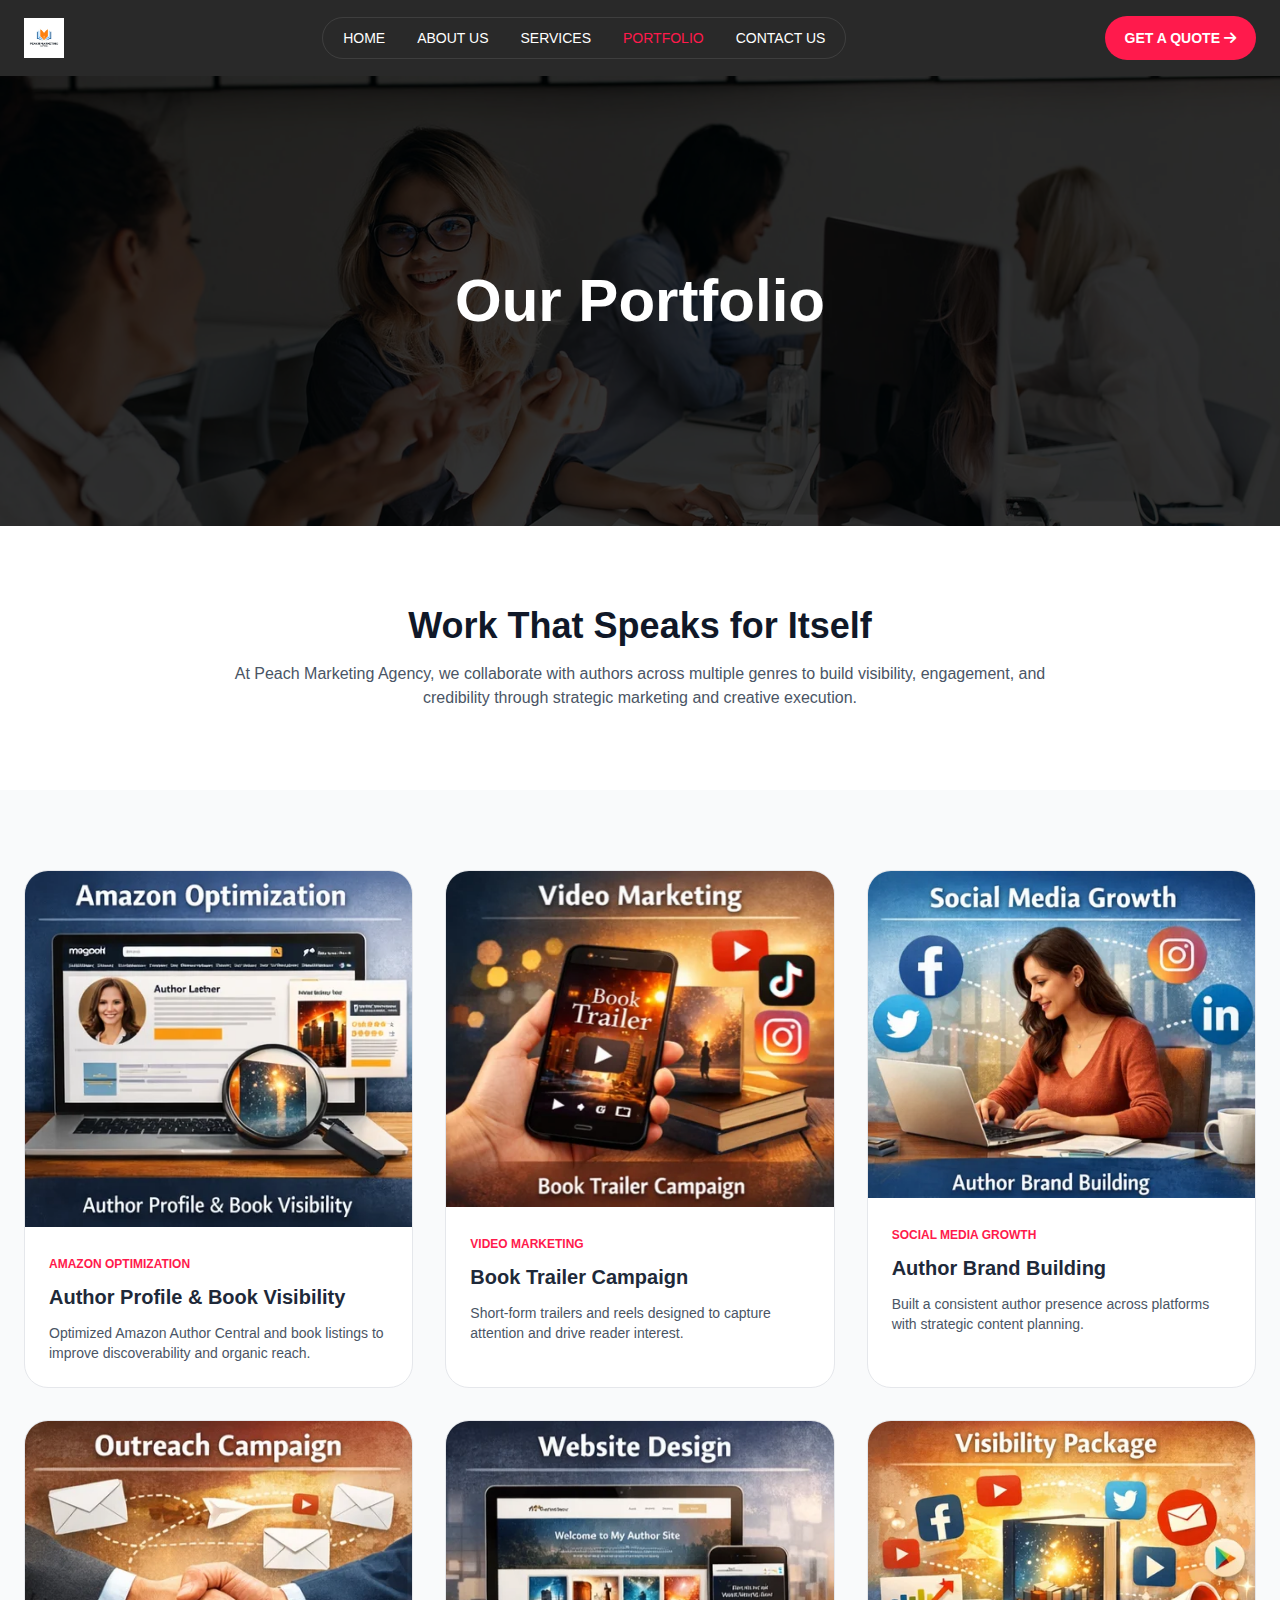
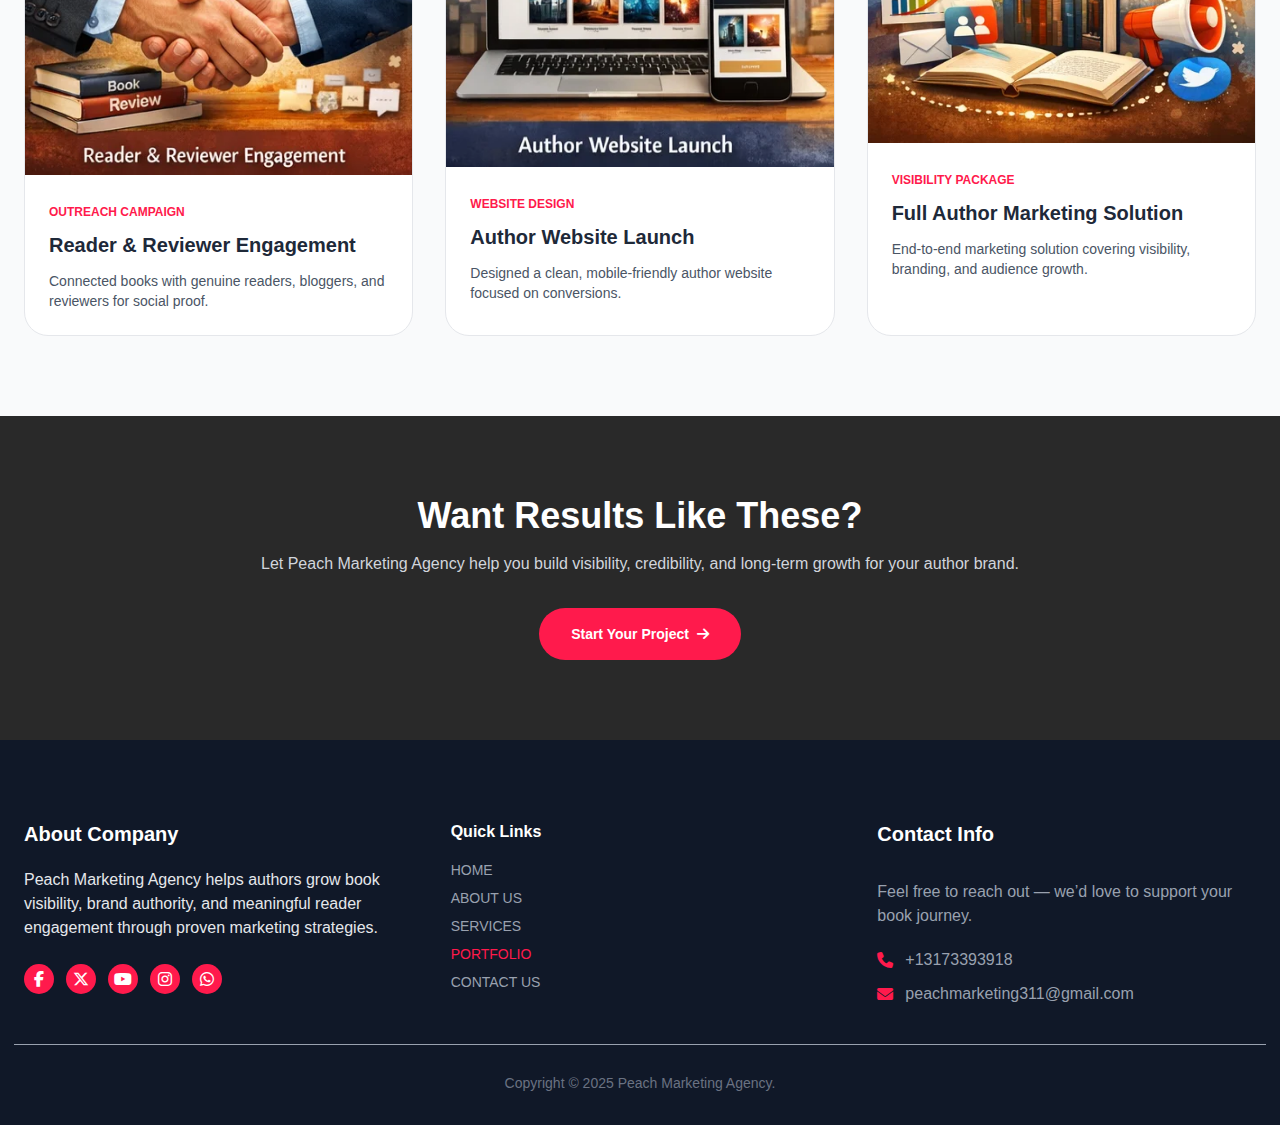
<file: portfolio.html>
<!doctype html>
<html lang="en">

<head>
    <meta charset="UTF-8" />
    <meta name="viewport" content="width=device-width, initial-scale=1.0" />
    <title>Portfolio | Peach Marketing Agency</title>
    <link href="./assets/css/output.css" rel="stylesheet">
    <link rel="stylesheet" href="https://cdnjs.cloudflare.com/ajax/libs/font-awesome/6.5.1/css/all.min.css" />
</head>

<body class="text-gray-800">

    <!-- ================= HEADER ================= -->
    <header class="w-full z-50 bg-[#292929] backdrop-blur">
        <div class="max-w-7xl mx-auto flex items-center justify-between px-6 py-4">
            <!-- Logo -->
            <img src="./assets/images/logo.jpeg"
                class="h-10" alt="logo">

            <!-- Desktop Menu -->
            <nav
                class="hidden lg:flex gap-8 text-white text-sm font-medium px-5 py-2.5 border border-white/10 rounded-3xl">
                <a href="index.html" class="hover:text-[#FF1A4C]">HOME</a>
                <a href="about.html" class="hover:text-[#FF1A4C]">ABOUT US</a>
                <a href="services.html" class="hover:text-[#FF1A4C]">SERVICES</a>
                <a href="portfolio.html" class="text-[#FF1A4C]">PORTFOLIO</a>
                <a href="contact.html" class="hover:text-[#FF1A4C]">CONTACT US</a>
            </nav>

            <!-- Get a Quote Button -->
            <div class="flex gap-6">
                <a href="contact.html"
                    class="hidden md:flex gap-1 items-center transition-all duration-300 bg-[#FF1A4C] hover:bg-[#971B36] text-white px-5 py-3 rounded-full text-sm font-semibold">
                    GET A QUOTE <i class="fa-solid fa-arrow-right"></i>
                </a>

                <!-- Mobile Burger -->
                <button id="burger" class="lg:hidden text-white text-2xl focus:outline-none cursor-pointer">
                    <i class="fa-solid fa-bars"></i>
                </button>
            </div>
        </div>
    </header>

    <!-- Mobile Overlay Menu -->
    <div id="mobileMenu"
        class="fixed top-0 left-0 w-full h-full bg-black/40 backdrop-blur-sm hidden transition-opacity duration-300 z-50">
        <div
            class="absolute right-0 top-0 h-full w-87.5 max-w-full bg-white p-6 flex flex-col justify-start gap-6 transform translate-x-full transition-transform duration-300">
            <!-- Close Button -->
            <button id="closeMenu" class="self-end text-2xl font-bold text-gray-700 cursor-pointer">
                <i class="fa-solid fa-xmark"></i>
            </button>

            <!-- Vertical Links -->
            <nav class="flex flex-col gap-6 mt-8">
                <a href="index.html" class="text-gray-900 font-medium hover:text-[#FF1A4C]">HOME</a>
                <a href="about.html" class="text-gray-900 font-medium hover:text-[#FF1A4C]">ABOUT US</a>
                <a href="services.html" class="text-gray-900 font-medium hover:text-[#FF1A4C]">SERVICES</a>
                <a href="portfolio.html" class="font-medium text-[#FF1A4C]">PORTFOLIO</a>
                <a href="contact.html" class="text-gray-900 font-medium hover:text-[#FF1A4C]">CONTACT US</a>
            </nav>
        </div>
    </div>



    <!-- ================= HERO ================= -->
    <section class="relative h-62.5 md:h-112.5 flex items-center justify-center hero">

        <div class="absolute inset-0 bg-black/80"></div>

        <h1 class="relative text-white text-4xl md:text-5xl lg:text-6xl font-bold">
            Our Portfolio
        </h1>
    </section>

    <!-- ================= INTRO ================= -->
    <section class="bg-white py-20">
        <div class="max-w-4xl mx-auto text-center px-6">
            <h2 class="text-3xl md:text-4xl font-bold text-gray-900">
                Work That Speaks for Itself
            </h2>
            <p class="mt-4 text-gray-600">
                At Peach Marketing Agency, we collaborate with authors across multiple genres to build visibility,
                engagement, and credibility through strategic marketing and creative execution.
            </p>
        </div>
    </section>

    <!-- ================= PORTFOLIO GRID ================= -->
    <section class="bg-gray-50 py-20">
        <div class="max-w-7xl mx-auto px-6">

            <div class="grid grid-cols-1 md:grid-cols-2 lg:grid-cols-3 gap-8">

                <!-- Portfolio Item -->
                <div
                    class="group bg-white rounded-3xl overflow-hidden border border-gray-200 hover:border-[#FF1A4C] transition-all duration-300">
                    <img src="./assets/images/amazon.webp" alt="" class="w-full h-auto object-cover">

                    <div class="p-6">
                        <span class="text-xs text-[#FF1A4C] font-semibold uppercase">
                            Amazon Optimization
                        </span>
                        <h3 class="text-xl font-semibold mt-2">
                            Author Profile & Book Visibility
                        </h3>
                        <p class="text-gray-600 mt-3 text-sm">
                            Optimized Amazon Author Central and book listings to improve discoverability and organic
                            reach.
                        </p>
                    </div>
                </div>

                <!-- Portfolio Item -->
                <div
                    class="group bg-white rounded-3xl overflow-hidden border border-gray-200 hover:border-[#FF1A4C] transition-all duration-300">
                    <img src="./assets/images/book.webp" alt="" class="w-full h-auto object-cover">

                    <div class="p-6">
                        <span class="text-xs text-[#FF1A4C] font-semibold uppercase">
                            Video Marketing
                        </span>
                        <h3 class="text-xl font-semibold mt-2">
                            Book Trailer Campaign
                        </h3>
                        <p class="text-gray-600 mt-3 text-sm">
                            Short-form trailers and reels designed to capture attention and drive reader interest.
                        </p>
                    </div>
                </div>

                <!-- Portfolio Item -->
                <div
                    class="group bg-white rounded-3xl overflow-hidden border border-gray-200 hover:border-[#FF1A4C] transition-all duration-300">
                    <img src="./assets/images/social.webp" alt="" class="w-full h-auto object-cover">

                    <div class="p-6">
                        <span class="text-xs text-[#FF1A4C] font-semibold uppercase">
                            Social Media Growth
                        </span>
                        <h3 class="text-xl font-semibold mt-2">
                            Author Brand Building
                        </h3>
                        <p class="text-gray-600 mt-3 text-sm">
                            Built a consistent author presence across platforms with strategic content planning.
                        </p>
                    </div>
                </div>

                <!-- Portfolio Item -->
                <div
                    class="group bg-white rounded-3xl overflow-hidden border border-gray-200 hover:border-[#FF1A4C] transition-all duration-300">
                    <img src="./assets/images/review.webp" alt="" class="w-full h-auto object-cover">

                    <div class="p-6">
                        <span class="text-xs text-[#FF1A4C] font-semibold uppercase">
                            Outreach Campaign
                        </span>
                        <h3 class="text-xl font-semibold mt-2">
                            Reader & Reviewer Engagement
                        </h3>
                        <p class="text-gray-600 mt-3 text-sm">
                            Connected books with genuine readers, bloggers, and reviewers for social proof.
                        </p>
                    </div>
                </div>

                <!-- Portfolio Item -->
                <div
                    class="group bg-white rounded-3xl overflow-hidden border border-gray-200 hover:border-[#FF1A4C] transition-all duration-300">
                    <img src="./assets/images/website.webp" alt="" class="w-full h-auto object-cover">

                    <div class="p-6">
                        <span class="text-xs text-[#FF1A4C] font-semibold uppercase">
                            Website Design
                        </span>
                        <h3 class="text-xl font-semibold mt-2">
                            Author Website Launch
                        </h3>
                        <p class="text-gray-600 mt-3 text-sm">
                            Designed a clean, mobile-friendly author website focused on conversions.
                        </p>
                    </div>
                </div>

                <!-- Portfolio Item -->
                <div
                    class="group bg-white rounded-3xl overflow-hidden border border-gray-200 hover:border-[#FF1A4C] transition-all duration-300">
                    <img src="./assets/images/visibility.webp" alt="" class="w-full h-auto object-cover">

                    <div class="p-6">
                        <span class="text-xs text-[#FF1A4C] font-semibold uppercase">
                            Visibility Package
                        </span>
                        <h3 class="text-xl font-semibold mt-2">
                            Full Author Marketing Solution
                        </h3>
                        <p class="text-gray-600 mt-3 text-sm">
                            End-to-end marketing solution covering visibility, branding, and audience growth.
                        </p>
                    </div>
                </div>

            </div>
        </div>
    </section>

    <!-- ================= CTA ================= -->
    <section class="bg-[#292929] py-20">
        <div class="max-w-4xl mx-auto text-center px-6">
            <h2 class="text-3xl md:text-4xl font-bold text-white">
                Want Results Like These?
            </h2>
            <p class="mt-4 text-gray-300">
                Let Peach Marketing Agency help you build visibility, credibility, and long-term growth for your author
                brand.
            </p>
            <a href="contact.html"
                class="inline-flex mt-8 items-center gap-2 bg-[#FF1A4C] hover:bg-[#971B36] text-white px-8 py-4 rounded-full text-sm font-semibold transition-all">
                Start Your Project <i class="fa-solid fa-arrow-right"></i>
            </a>
        </div>
    </section>


    <!-- ================= FOOTER ================= -->
    <footer class="bg-gray-900 text-gray-400 pt-20 pb-8">
        <div class="max-w-7xl mx-auto grid grid-cols-1 md:grid-cols-3 gap-12 px-6 text-center md:text-left">

            <div>
                <h4 class="text-white font-semibold mb-5 text-xl">About Company</h4>
                <p class="text-gray-200">
                    Peach Marketing Agency helps authors grow book visibility, brand authority, and meaningful reader engagement through proven marketing strategies.
                </p>

                <div class="flex gap-3 mt-6 justify-center md:justify-start">
                    <!-- Facebook -->
                    <a href="#" target="_blank"
                        class="w-7.5 h-7.5 rounded-full flex items-center justify-center bg-[#FF1A4C] text-white hover:bg-[#971B36] transition-all duration-300">
                        <i class="fa-brands fa-facebook-f"></i>
                    </a>

                    <!-- X / Twitter -->
                    <a href="#" target="_blank"
                        class="w-7.5 h-7.5 rounded-full flex items-center justify-center bg-[#FF1A4C] text-white hover:bg-[#971B36] transition-all duration-300">
                        <i class="fa-brands fa-x-twitter"></i>
                    </a>

                    <!-- YouTube -->
                    <a href="#" target="_blank"
                        class="w-7.5 h-7.5 rounded-full flex items-center justify-center bg-[#FF1A4C] text-white hover:bg-[#971B36] transition-all duration-300">
                        <i class="fa-brands fa-youtube"></i>
                    </a>

                    <!-- Instagram -->
                    <a href="#" target="_blank"
                        class="w-7.5 h-7.5 rounded-full flex items-center justify-center bg-[#FF1A4C] text-white hover:bg-[#971B36] transition-all duration-300">
                        <i class="fa-brands fa-instagram"></i>
                    </a>

                    <!-- WhatsApp -->
                    <a href="#" target="_blank"
                        class="w-7.5 h-7.5 rounded-full flex items-center justify-center bg-[#FF1A4C] text-white hover:bg-[#971B36] transition-all duration-300">
                        <i class="fa-brands fa-whatsapp"></i>
                    </a>
                </div>

            </div>

            <div>
                <h4 class="text-white font-semibold mb-4">Quick Links</h4>
                <ul class="space-y-2 text-sm">
                    <li>
                        <a href="index.html" class="hover:text-[#FF1A4C]">HOME</a>
                    </li>
                    <li>
                        <a href="about.html" class="hover:text-[#FF1A4C]">ABOUT US</a>
                    </li>
                    <li>
                        <a href="services.html" class="hover:text-[#FF1A4C]">SERVICES</a>
                    </li>
                    <li>
                        <a href="portfolio.html" class="text-[#FF1A4C]">PORTFOLIO</a>
                    </li>
                    <li>
                        <a href="contact.html" class="hover:text-[#FF1A4C]">CONTACT US</a>
                    </li>
                </ul>
            </div>

            <div>
                <h4 class="text-white font-semibold text-xl mb-8">Contact Info</h4>
                <p class="mb-5">Feel free to reach out — we’d love to support your book journey.</p>
                <!-- <div class="my-2.5 items-center flex gap-3 justify-center md:justify-start">
                    <i class="fa-solid fa-location-dot text-[#FF1A4C]"></i>
                    <p>3557 Derek Drive, Orlando, Florida</p>
                </div> -->

                <div class="my-2.5 items-center flex gap-3 justify-center md:justify-start">
                    <i class="fa-solid fa-phone text-[#FF1A4C]"></i>
                    <p>+13173393918</p>
                </div>

                <div class="my-2.5 items-center flex gap-3 justify-center md:justify-start">
                    <i class="fa-solid fa-envelope text-[#FF1A4C]"></i>
                    <p>peachmarketing311@gmail.com</p>
                </div>
            </div>

        </div>

        <p class="text-center text-sm text-gray-500 pt-7 mt-7 border-t border-gray-400 mx-3.5">
            Copyright © 2025 Peach Marketing Agency.
        </p>
    </footer>

    <script src="./assets/js/header.js"></script>

</body>

</html>
</file>
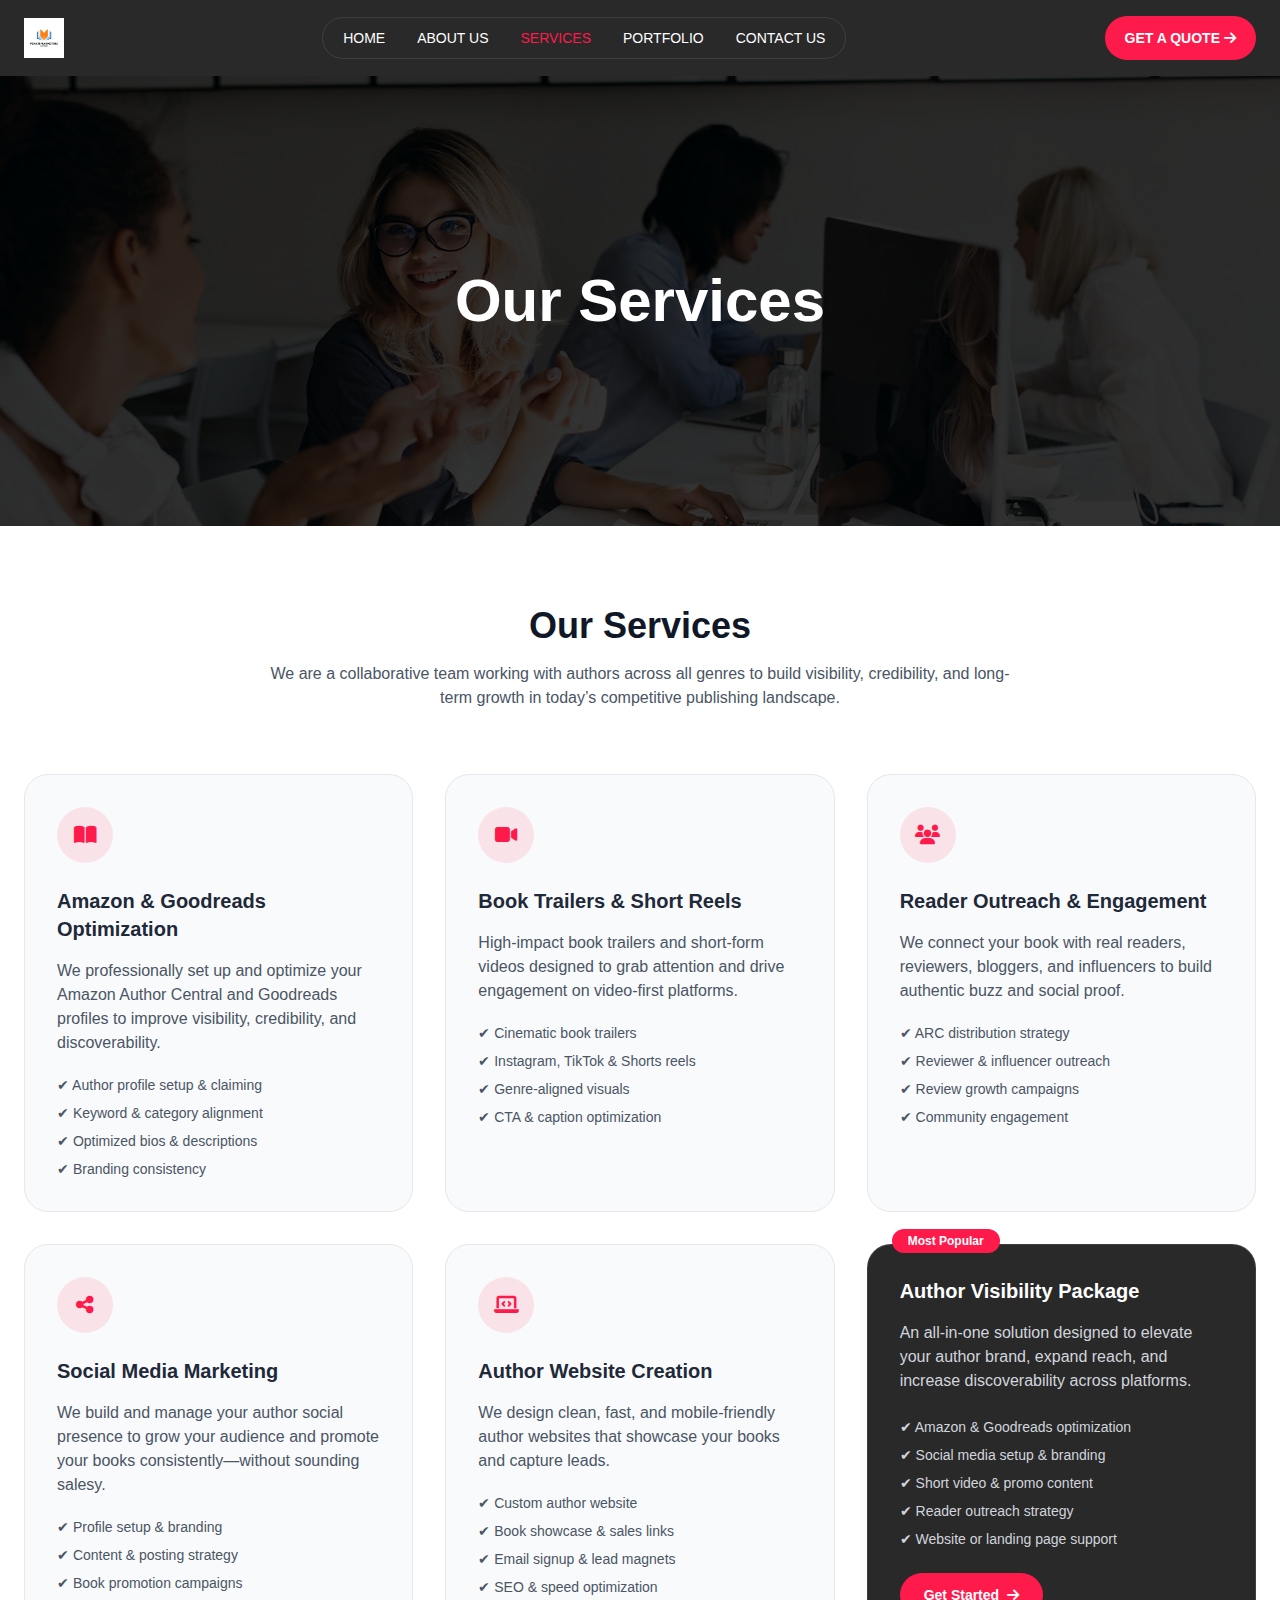
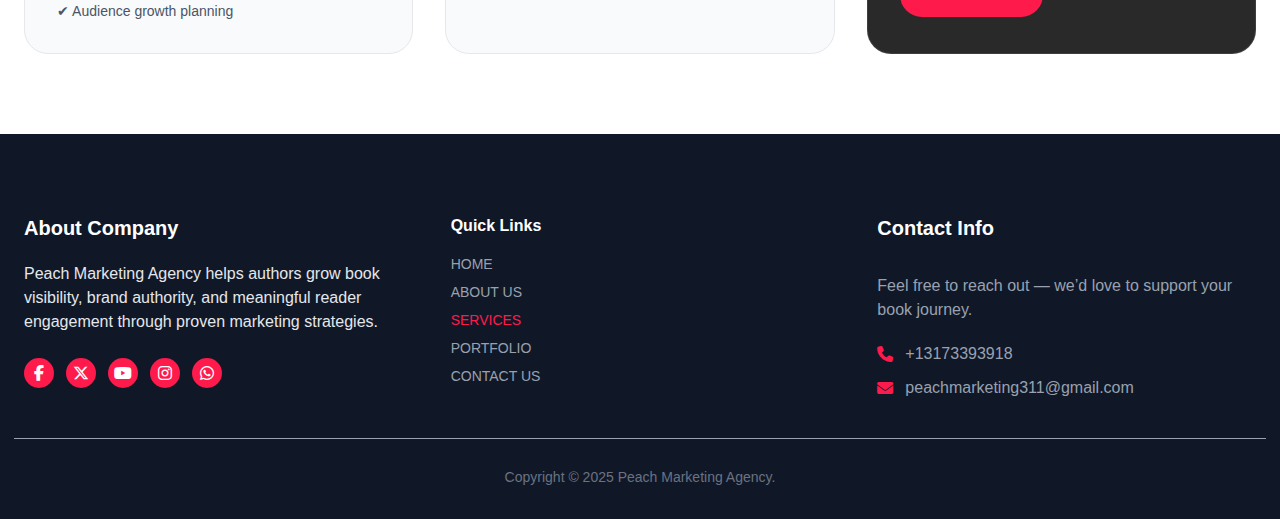
<file: services.html>
<!doctype html>
<html lang="en">

<head>
    <meta charset="UTF-8" />
    <meta name="viewport" content="width=device-width, initial-scale=1.0" />
    <title>Our Services</title>
    <link href="./assets/css/output.css" rel="stylesheet">
    <link rel="stylesheet" href="https://cdnjs.cloudflare.com/ajax/libs/font-awesome/6.5.1/css/all.min.css" />

</head>

<body class="text-gray-800">

    <!-- ================= HEADER ================= -->
    <header class="w-full z-50 bg-[#292929] backdrop-blur">
        <div class="max-w-7xl mx-auto flex items-center justify-between px-6 py-4">
            <!-- Logo -->
            <img src="./assets/images/logo.jpeg"
                class="h-10" alt="logo">

            <!-- Desktop Menu -->
            <nav
                class="hidden lg:flex gap-8 text-white text-sm font-medium px-5 py-2.5 border border-white/10 rounded-3xl">
                <a href="index.html" class="hover:text-[#FF1A4C]">HOME</a>
                <a href="about.html" class="hover:text-[#FF1A4C]">ABOUT US</a>
                <a href="services.html" class="text-[#FF1A4C]">SERVICES</a>
                <a href="portfolio.html" class="hover:text-[#FF1A4C]">PORTFOLIO</a>
                <a href="contact.html" class="hover:text-[#FF1A4C]">CONTACT US</a>
            </nav>

            <!-- Get a Quote Button -->
            <div class="flex gap-6">
                <a href="contact.html"
                    class="hidden md:flex gap-1 items-center transition-all duration-300 bg-[#FF1A4C] hover:bg-[#971B36] text-white px-5 py-3 rounded-full text-sm font-semibold">
                    GET A QUOTE <i class="fa-solid fa-arrow-right"></i>
                </a>

                <!-- Mobile Burger -->
                <button id="burger" class="lg:hidden text-white text-2xl focus:outline-none cursor-pointer">
                    <i class="fa-solid fa-bars"></i>
                </button>
            </div>
        </div>
    </header>

    <!-- Mobile Overlay Menu -->
    <div id="mobileMenu"
        class="fixed top-0 left-0 w-full h-full bg-black/40 backdrop-blur-sm hidden transition-opacity duration-300 z-50">
        <div
            class="absolute right-0 top-0 h-full w-87.5 max-w-full bg-white p-6 flex flex-col justify-start gap-6 transform translate-x-full transition-transform duration-300">
            <!-- Close Button -->
            <button id="closeMenu" class="self-end text-2xl font-bold text-gray-700 cursor-pointer">
                <i class="fa-solid fa-xmark"></i>
            </button>

            <!-- Vertical Links -->
            <nav class="flex flex-col gap-6 mt-8">
                <a href="index.html" class="text-gray-900 font-medium hover:text-[#FF1A4C]">HOME</a>
                <a href="about.html" class="text-gray-900 font-medium hover:text-[#FF1A4C]">ABOUT US</a>
                <a href="services.html" class="font-medium text-[#FF1A4C]">SERVICES</a>
                <a href="portfolio.html" class="text-gray-900 font-medium hover:text-[#FF1A4C]">PORTFOLIO</a>
                <a href="contact.html" class="text-gray-900 font-medium hover:text-[#FF1A4C]">CONTACT US</a>
            </nav>
        </div>
    </div>



    <!-- ================= HERO ================= -->
    <section class="relative h-62.5 md:h-112.5 flex items-center justify-center hero">

        <div class="absolute inset-0 bg-black/80"></div>

        <h1 class="relative text-white text-4xl md:text-5xl lg:text-6xl font-bold">
            Our Services
        </h1>
    </section>

    <!-- ================= SERVICES ================= -->
    <section class="bg-white py-20">
        <div class="max-w-7xl mx-auto px-6">

            <!-- Section Heading -->
            <div class="text-center max-w-3xl mx-auto mb-16">
                <h2 class="text-3xl md:text-4xl font-bold text-gray-900">
                    Our Services
                </h2>
                <p class="mt-4 text-gray-600">
                    We are a collaborative team working with authors across all genres to build visibility, credibility,
                    and long-term growth in today’s competitive publishing landscape.
                </p>
            </div>

            <!-- Services Grid -->
            <div class="grid grid-cols-1 md:grid-cols-2 lg:grid-cols-3 gap-8">

                <!-- Service Card -->
                <div
                    class="group bg-gray-50 border border-gray-200 rounded-3xl p-8 hover:border-[#FF1A4C] transition-all duration-300">
                    <div
                        class="w-14 h-14 flex items-center justify-center rounded-full bg-[#FF1A4C]/10 text-[#FF1A4C] mb-6">
                        <i class="fa-solid fa-book-open text-xl"></i>
                    </div>

                    <h3 class="text-xl font-semibold mb-4">
                        Amazon & Goodreads Optimization
                    </h3>

                    <p class="text-gray-600 mb-5">
                        We professionally set up and optimize your Amazon Author Central and Goodreads profiles to
                        improve
                        visibility, credibility, and discoverability.
                    </p>

                    <ul class="space-y-2 text-sm text-gray-600">
                        <li>✔ Author profile setup & claiming</li>
                        <li>✔ Keyword & category alignment</li>
                        <li>✔ Optimized bios & descriptions</li>
                        <li>✔ Branding consistency</li>
                    </ul>
                </div>

                <!-- Service Card -->
                <div
                    class="group bg-gray-50 border border-gray-200 rounded-3xl p-8 hover:border-[#FF1A4C] transition-all duration-300">
                    <div
                        class="w-14 h-14 flex items-center justify-center rounded-full bg-[#FF1A4C]/10 text-[#FF1A4C] mb-6">
                        <i class="fa-solid fa-video text-xl"></i>
                    </div>

                    <h3 class="text-xl font-semibold mb-4">
                        Book Trailers & Short Reels
                    </h3>

                    <p class="text-gray-600 mb-5">
                        High-impact book trailers and short-form videos designed to grab attention and drive engagement
                        on video-first platforms.
                    </p>

                    <ul class="space-y-2 text-sm text-gray-600">
                        <li>✔ Cinematic book trailers</li>
                        <li>✔ Instagram, TikTok & Shorts reels</li>
                        <li>✔ Genre-aligned visuals</li>
                        <li>✔ CTA & caption optimization</li>
                    </ul>
                </div>

                <!-- Service Card -->
                <div
                    class="group bg-gray-50 border border-gray-200 rounded-3xl p-8 hover:border-[#FF1A4C] transition-all duration-300">
                    <div
                        class="w-14 h-14 flex items-center justify-center rounded-full bg-[#FF1A4C]/10 text-[#FF1A4C] mb-6">
                        <i class="fa-solid fa-users text-xl"></i>
                    </div>

                    <h3 class="text-xl font-semibold mb-4">
                        Reader Outreach & Engagement
                    </h3>

                    <p class="text-gray-600 mb-5">
                        We connect your book with real readers, reviewers, bloggers, and influencers to build authentic
                        buzz and social proof.
                    </p>

                    <ul class="space-y-2 text-sm text-gray-600">
                        <li>✔ ARC distribution strategy</li>
                        <li>✔ Reviewer & influencer outreach</li>
                        <li>✔ Review growth campaigns</li>
                        <li>✔ Community engagement</li>
                    </ul>
                </div>

                <!-- Service Card -->
                <div
                    class="group bg-gray-50 border border-gray-200 rounded-3xl p-8 hover:border-[#FF1A4C] transition-all duration-300">
                    <div
                        class="w-14 h-14 flex items-center justify-center rounded-full bg-[#FF1A4C]/10 text-[#FF1A4C] mb-6">
                        <i class="fa-solid fa-share-nodes text-xl"></i>
                    </div>

                    <h3 class="text-xl font-semibold mb-4">
                        Social Media Marketing
                    </h3>

                    <p class="text-gray-600 mb-5">
                        We build and manage your author social presence to grow your audience and promote your books
                        consistently—without sounding salesy.
                    </p>

                    <ul class="space-y-2 text-sm text-gray-600">
                        <li>✔ Profile setup & branding</li>
                        <li>✔ Content & posting strategy</li>
                        <li>✔ Book promotion campaigns</li>
                        <li>✔ Audience growth planning</li>
                    </ul>
                </div>

                <!-- Service Card -->
                <div
                    class="group bg-gray-50 border border-gray-200 rounded-3xl p-8 hover:border-[#FF1A4C] transition-all duration-300">
                    <div
                        class="w-14 h-14 flex items-center justify-center rounded-full bg-[#FF1A4C]/10 text-[#FF1A4C] mb-6">
                        <i class="fa-solid fa-laptop-code text-xl"></i>
                    </div>

                    <h3 class="text-xl font-semibold mb-4">
                        Author Website Creation
                    </h3>

                    <p class="text-gray-600 mb-5">
                        We design clean, fast, and mobile-friendly author websites that showcase your books and capture
                        leads.
                    </p>

                    <ul class="space-y-2 text-sm text-gray-600">
                        <li>✔ Custom author website</li>
                        <li>✔ Book showcase & sales links</li>
                        <li>✔ Email signup & lead magnets</li>
                        <li>✔ SEO & speed optimization</li>
                    </ul>
                </div>

                <!-- Featured Package -->
                <div class="relative bg-[#292929] text-white rounded-3xl p-8 border border-white/10">
                    <span
                        class="absolute -top-4 left-6 bg-[#FF1A4C] text-white text-xs font-semibold px-4 py-1 rounded-full">
                        Most Popular
                    </span>

                    <h3 class="text-xl font-semibold mb-4">
                        Author Visibility Package
                    </h3>

                    <p class="text-gray-300 mb-6">
                        An all-in-one solution designed to elevate your author brand, expand reach, and increase
                        discoverability across platforms.
                    </p>

                    <ul class="space-y-2 text-sm text-gray-300 mb-6">
                        <li>✔ Amazon & Goodreads optimization</li>
                        <li>✔ Social media setup & branding</li>
                        <li>✔ Short video & promo content</li>
                        <li>✔ Reader outreach strategy</li>
                        <li>✔ Website or landing page support</li>
                    </ul>

                    <a href="#"
                        class="inline-flex items-center gap-2 bg-[#FF1A4C] hover:bg-[#971B36] text-white px-6 py-3 rounded-full text-sm font-semibold transition-all">
                        Get Started <i class="fa-solid fa-arrow-right"></i>
                    </a>
                </div>

            </div>
        </div>
    </section>


    <!-- ================= FOOTER ================= -->
    <footer class="bg-gray-900 text-gray-400 pt-20 pb-8">
        <div class="max-w-7xl mx-auto grid grid-cols-1 md:grid-cols-3 gap-12 px-6 text-center md:text-left">

            <div>
                <h4 class="text-white font-semibold mb-5 text-xl">About Company</h4>
                <p class="text-gray-200">
                    Peach Marketing Agency helps authors grow book visibility, brand authority, and meaningful reader engagement through proven marketing strategies.
                </p>

                <div class="flex gap-3 mt-6 justify-center md:justify-start">
                    <!-- Facebook -->
                    <a href="#" target="_blank"
                        class="w-7.5 h-7.5 rounded-full flex items-center justify-center bg-[#FF1A4C] text-white hover:bg-[#971B36] transition-all duration-300">
                        <i class="fa-brands fa-facebook-f"></i>
                    </a>

                    <!-- X / Twitter -->
                    <a href="#" target="_blank"
                        class="w-7.5 h-7.5 rounded-full flex items-center justify-center bg-[#FF1A4C] text-white hover:bg-[#971B36] transition-all duration-300">
                        <i class="fa-brands fa-x-twitter"></i>
                    </a>

                    <!-- YouTube -->
                    <a href="#" target="_blank"
                        class="w-7.5 h-7.5 rounded-full flex items-center justify-center bg-[#FF1A4C] text-white hover:bg-[#971B36] transition-all duration-300">
                        <i class="fa-brands fa-youtube"></i>
                    </a>

                    <!-- Instagram -->
                    <a href="#" target="_blank"
                        class="w-7.5 h-7.5 rounded-full flex items-center justify-center bg-[#FF1A4C] text-white hover:bg-[#971B36] transition-all duration-300">
                        <i class="fa-brands fa-instagram"></i>
                    </a>

                    <!-- WhatsApp -->
                    <a href="#" target="_blank"
                        class="w-7.5 h-7.5 rounded-full flex items-center justify-center bg-[#FF1A4C] text-white hover:bg-[#971B36] transition-all duration-300">
                        <i class="fa-brands fa-whatsapp"></i>
                    </a>
                </div>

            </div>

            <div>
                <h4 class="text-white font-semibold mb-4">Quick Links</h4>
                <ul class="space-y-2 text-sm">
                    <li>
                        <a href="index.html" class="hover:text-[#FF1A4C]">HOME</a>
                    </li>
                    <li>
                        <a href="about.html" class="hover:text-[#FF1A4C]">ABOUT US</a>
                    </li>
                    <li>
                        <a href="services.html" class="text-[#FF1A4C]">SERVICES</a>
                    </li>
                    <li>
                        <a href="portfolio.html" class="hover:text-[#FF1A4C]">PORTFOLIO</a>
                    </li>
                    <li>
                        <a href="contact.html" class="hover:text-[#FF1A4C]">CONTACT US</a>
                    </li>
                </ul>
            </div>

            <div>
                <h4 class="text-white font-semibold text-xl mb-8">Contact Info</h4>
                <p class="mb-5">Feel free to reach out — we’d love to support your book journey.</p>
                <!-- <div class="my-2.5 items-center flex gap-3 justify-center md:justify-start">
                    <i class="fa-solid fa-location-dot text-[#FF1A4C]"></i>
                    <p>3557 Derek Drive, Orlando, Florida</p>
                </div> -->

                <div class="my-2.5 items-center flex gap-3 justify-center md:justify-start">
                    <i class="fa-solid fa-phone text-[#FF1A4C]"></i>
                    <p>+13173393918</p>
                </div>

                <div class="my-2.5 items-center flex gap-3 justify-center md:justify-start">
                    <i class="fa-solid fa-envelope text-[#FF1A4C]"></i>
                    <p>peachmarketing311@gmail.com</p>
                </div>
            </div>

        </div>

        <p class="text-center text-sm text-gray-500 pt-7 mt-7 border-t border-gray-400 mx-3.5">
            Copyright © 2025 Peach Marketing Agency.
        </p>
    </footer>

    <script src="./assets/js/header.js"></script>
</body>

</html>
</file>
<file: assets/css/output.css>
/*! tailwindcss v4.1.18 | MIT License | https://tailwindcss.com */
@layer properties;
@layer theme, base, components, utilities;
@layer theme {
  :root, :host {
    --font-sans: ui-sans-serif, system-ui, sans-serif, "Apple Color Emoji",
      "Segoe UI Emoji", "Segoe UI Symbol", "Noto Color Emoji";
    --font-mono: ui-monospace, SFMono-Regular, Menlo, Monaco, Consolas, "Liberation Mono",
      "Courier New", monospace;
    --color-red-500: oklch(63.7% 0.237 25.331);
    --color-slate-800: oklch(27.9% 0.041 260.031);
    --color-gray-50: oklch(98.5% 0.002 247.839);
    --color-gray-100: oklch(96.7% 0.003 264.542);
    --color-gray-200: oklch(92.8% 0.006 264.531);
    --color-gray-300: oklch(87.2% 0.01 258.338);
    --color-gray-400: oklch(70.7% 0.022 261.325);
    --color-gray-500: oklch(55.1% 0.027 264.364);
    --color-gray-600: oklch(44.6% 0.03 256.802);
    --color-gray-700: oklch(37.3% 0.034 259.733);
    --color-gray-800: oklch(27.8% 0.033 256.848);
    --color-gray-900: oklch(21% 0.034 264.665);
    --color-black: #000;
    --color-white: #fff;
    --spacing: 0.25rem;
    --container-sm: 24rem;
    --container-md: 28rem;
    --container-xl: 36rem;
    --container-3xl: 48rem;
    --container-4xl: 56rem;
    --container-7xl: 80rem;
    --text-xs: 0.75rem;
    --text-xs--line-height: calc(1 / 0.75);
    --text-sm: 0.875rem;
    --text-sm--line-height: calc(1.25 / 0.875);
    --text-lg: 1.125rem;
    --text-lg--line-height: calc(1.75 / 1.125);
    --text-xl: 1.25rem;
    --text-xl--line-height: calc(1.75 / 1.25);
    --text-2xl: 1.5rem;
    --text-2xl--line-height: calc(2 / 1.5);
    --text-3xl: 1.875rem;
    --text-3xl--line-height: calc(2.25 / 1.875);
    --text-4xl: 2.25rem;
    --text-4xl--line-height: calc(2.5 / 2.25);
    --text-5xl: 3rem;
    --text-5xl--line-height: 1;
    --text-6xl: 3.75rem;
    --text-6xl--line-height: 1;
    --font-weight-medium: 500;
    --font-weight-semibold: 600;
    --font-weight-bold: 700;
    --font-weight-extrabold: 800;
    --radius-2xl: 1rem;
    --radius-3xl: 1.5rem;
    --radius-4xl: 2rem;
    --blur-sm: 8px;
    --default-transition-duration: 150ms;
    --default-transition-timing-function: cubic-bezier(0.4, 0, 0.2, 1);
    --default-font-family: var(--font-sans);
    --default-mono-font-family: var(--font-mono);
  }
}
@layer base {
  *, ::after, ::before, ::backdrop, ::file-selector-button {
    box-sizing: border-box;
    margin: 0;
    padding: 0;
    border: 0 solid;
  }
  html, :host {
    line-height: 1.5;
    -webkit-text-size-adjust: 100%;
    tab-size: 4;
    font-family: var(--default-font-family, ui-sans-serif, system-ui, sans-serif, "Apple Color Emoji", "Segoe UI Emoji", "Segoe UI Symbol", "Noto Color Emoji");
    font-feature-settings: var(--default-font-feature-settings, normal);
    font-variation-settings: var(--default-font-variation-settings, normal);
    -webkit-tap-highlight-color: transparent;
  }
  hr {
    height: 0;
    color: inherit;
    border-top-width: 1px;
  }
  abbr:where([title]) {
    -webkit-text-decoration: underline dotted;
    text-decoration: underline dotted;
  }
  h1, h2, h3, h4, h5, h6 {
    font-size: inherit;
    font-weight: inherit;
  }
  a {
    color: inherit;
    -webkit-text-decoration: inherit;
    text-decoration: inherit;
  }
  b, strong {
    font-weight: bolder;
  }
  code, kbd, samp, pre {
    font-family: var(--default-mono-font-family, ui-monospace, SFMono-Regular, Menlo, Monaco, Consolas, "Liberation Mono", "Courier New", monospace);
    font-feature-settings: var(--default-mono-font-feature-settings, normal);
    font-variation-settings: var(--default-mono-font-variation-settings, normal);
    font-size: 1em;
  }
  small {
    font-size: 80%;
  }
  sub, sup {
    font-size: 75%;
    line-height: 0;
    position: relative;
    vertical-align: baseline;
  }
  sub {
    bottom: -0.25em;
  }
  sup {
    top: -0.5em;
  }
  table {
    text-indent: 0;
    border-color: inherit;
    border-collapse: collapse;
  }
  :-moz-focusring {
    outline: auto;
  }
  progress {
    vertical-align: baseline;
  }
  summary {
    display: list-item;
  }
  ol, ul, menu {
    list-style: none;
  }
  img, svg, video, canvas, audio, iframe, embed, object {
    display: block;
    vertical-align: middle;
  }
  img, video {
    max-width: 100%;
    height: auto;
  }
  button, input, select, optgroup, textarea, ::file-selector-button {
    font: inherit;
    font-feature-settings: inherit;
    font-variation-settings: inherit;
    letter-spacing: inherit;
    color: inherit;
    border-radius: 0;
    background-color: transparent;
    opacity: 1;
  }
  :where(select:is([multiple], [size])) optgroup {
    font-weight: bolder;
  }
  :where(select:is([multiple], [size])) optgroup option {
    padding-inline-start: 20px;
  }
  ::file-selector-button {
    margin-inline-end: 4px;
  }
  ::placeholder {
    opacity: 1;
  }
  @supports (not (-webkit-appearance: -apple-pay-button))  or (contain-intrinsic-size: 1px) {
    ::placeholder {
      color: currentcolor;
      @supports (color: color-mix(in lab, red, red)) {
        color: color-mix(in oklab, currentcolor 50%, transparent);
      }
    }
  }
  textarea {
    resize: vertical;
  }
  ::-webkit-search-decoration {
    -webkit-appearance: none;
  }
  ::-webkit-date-and-time-value {
    min-height: 1lh;
    text-align: inherit;
  }
  ::-webkit-datetime-edit {
    display: inline-flex;
  }
  ::-webkit-datetime-edit-fields-wrapper {
    padding: 0;
  }
  ::-webkit-datetime-edit, ::-webkit-datetime-edit-year-field, ::-webkit-datetime-edit-month-field, ::-webkit-datetime-edit-day-field, ::-webkit-datetime-edit-hour-field, ::-webkit-datetime-edit-minute-field, ::-webkit-datetime-edit-second-field, ::-webkit-datetime-edit-millisecond-field, ::-webkit-datetime-edit-meridiem-field {
    padding-block: 0;
  }
  ::-webkit-calendar-picker-indicator {
    line-height: 1;
  }
  :-moz-ui-invalid {
    box-shadow: none;
  }
  button, input:where([type="button"], [type="reset"], [type="submit"]), ::file-selector-button {
    appearance: button;
  }
  ::-webkit-inner-spin-button, ::-webkit-outer-spin-button {
    height: auto;
  }
  [hidden]:where(:not([hidden="until-found"])) {
    display: none !important;
  }
}
@layer utilities {
  .pointer-events-none {
    pointer-events: none;
  }
  .absolute {
    position: absolute;
  }
  .fixed {
    position: fixed;
  }
  .relative {
    position: relative;
  }
  .inset-0 {
    inset: calc(var(--spacing) * 0);
  }
  .-top-4 {
    top: calc(var(--spacing) * -4);
  }
  .top-0 {
    top: calc(var(--spacing) * 0);
  }
  .right-0 {
    right: calc(var(--spacing) * 0);
  }
  .left-0 {
    left: calc(var(--spacing) * 0);
  }
  .left-6 {
    left: calc(var(--spacing) * 6);
  }
  .z-10 {
    z-index: 10;
  }
  .z-40 {
    z-index: 40;
  }
  .z-50 {
    z-index: 50;
  }
  .col-span-1 {
    grid-column: span 1 / span 1;
  }
  .mx-3 {
    margin-inline: calc(var(--spacing) * 3);
  }
  .mx-3\.5 {
    margin-inline: calc(var(--spacing) * 3.5);
  }
  .mx-5 {
    margin-inline: calc(var(--spacing) * 5);
  }
  .mx-auto {
    margin-inline: auto;
  }
  .my-2 {
    margin-block: calc(var(--spacing) * 2);
  }
  .my-2\.5 {
    margin-block: calc(var(--spacing) * 2.5);
  }
  .my-5 {
    margin-block: calc(var(--spacing) * 5);
  }
  .-mt-24 {
    margin-top: calc(var(--spacing) * -24);
  }
  .mt-1 {
    margin-top: calc(var(--spacing) * 1);
  }
  .mt-2 {
    margin-top: calc(var(--spacing) * 2);
  }
  .mt-3 {
    margin-top: calc(var(--spacing) * 3);
  }
  .mt-4 {
    margin-top: calc(var(--spacing) * 4);
  }
  .mt-5 {
    margin-top: calc(var(--spacing) * 5);
  }
  .mt-6 {
    margin-top: calc(var(--spacing) * 6);
  }
  .mt-7 {
    margin-top: calc(var(--spacing) * 7);
  }
  .mt-8 {
    margin-top: calc(var(--spacing) * 8);
  }
  .mt-10 {
    margin-top: calc(var(--spacing) * 10);
  }
  .mt-12 {
    margin-top: calc(var(--spacing) * 12);
  }
  .mt-12\.5 {
    margin-top: calc(var(--spacing) * 12.5);
  }
  .mr-8 {
    margin-right: calc(var(--spacing) * 8);
  }
  .mb-2 {
    margin-bottom: calc(var(--spacing) * 2);
  }
  .mb-2\.5 {
    margin-bottom: calc(var(--spacing) * 2.5);
  }
  .mb-4 {
    margin-bottom: calc(var(--spacing) * 4);
  }
  .mb-5 {
    margin-bottom: calc(var(--spacing) * 5);
  }
  .mb-6 {
    margin-bottom: calc(var(--spacing) * 6);
  }
  .mb-8 {
    margin-bottom: calc(var(--spacing) * 8);
  }
  .mb-14 {
    margin-bottom: calc(var(--spacing) * 14);
  }
  .mb-16 {
    margin-bottom: calc(var(--spacing) * 16);
  }
  .ml-3 {
    margin-left: calc(var(--spacing) * 3);
  }
  .block {
    display: block;
  }
  .flex {
    display: flex;
  }
  .grid {
    display: grid;
  }
  .hidden {
    display: none;
  }
  .inline-flex {
    display: inline-flex;
  }
  .table {
    display: table;
  }
  .h-2 {
    height: calc(var(--spacing) * 2);
  }
  .h-3 {
    height: calc(var(--spacing) * 3);
  }
  .h-3\.5 {
    height: calc(var(--spacing) * 3.5);
  }
  .h-4 {
    height: calc(var(--spacing) * 4);
  }
  .h-7 {
    height: calc(var(--spacing) * 7);
  }
  .h-7\.5 {
    height: calc(var(--spacing) * 7.5);
  }
  .h-8 {
    height: calc(var(--spacing) * 8);
  }
  .h-10 {
    height: calc(var(--spacing) * 10);
  }
  .h-12 {
    height: calc(var(--spacing) * 12);
  }
  .h-14 {
    height: calc(var(--spacing) * 14);
  }
  .h-16 {
    height: calc(var(--spacing) * 16);
  }
  .h-62 {
    height: calc(var(--spacing) * 62);
  }
  .h-62\.5 {
    height: calc(var(--spacing) * 62.5);
  }
  .h-162 {
    height: calc(var(--spacing) * 162);
  }
  .h-162\.5 {
    height: calc(var(--spacing) * 162.5);
  }
  .h-auto {
    height: auto;
  }
  .h-full {
    height: 100%;
  }
  .h-px {
    height: 1px;
  }
  .w-0 {
    width: calc(var(--spacing) * 0);
  }
  .w-3 {
    width: calc(var(--spacing) * 3);
  }
  .w-3\.5 {
    width: calc(var(--spacing) * 3.5);
  }
  .w-4 {
    width: calc(var(--spacing) * 4);
  }
  .w-7 {
    width: calc(var(--spacing) * 7);
  }
  .w-7\.5 {
    width: calc(var(--spacing) * 7.5);
  }
  .w-8 {
    width: calc(var(--spacing) * 8);
  }
  .w-10 {
    width: calc(var(--spacing) * 10);
  }
  .w-12 {
    width: calc(var(--spacing) * 12);
  }
  .w-14 {
    width: calc(var(--spacing) * 14);
  }
  .w-16 {
    width: calc(var(--spacing) * 16);
  }
  .w-24 {
    width: calc(var(--spacing) * 24);
  }
  .w-87 {
    width: calc(var(--spacing) * 87);
  }
  .w-87\.5 {
    width: calc(var(--spacing) * 87.5);
  }
  .w-\[90\%\] {
    width: 90%;
  }
  .w-fit {
    width: fit-content;
  }
  .w-full {
    width: 100%;
  }
  .max-w-3xl {
    max-width: var(--container-3xl);
  }
  .max-w-4xl {
    max-width: var(--container-4xl);
  }
  .max-w-7xl {
    max-width: var(--container-7xl);
  }
  .max-w-full {
    max-width: 100%;
  }
  .max-w-md {
    max-width: var(--container-md);
  }
  .max-w-sm {
    max-width: var(--container-sm);
  }
  .max-w-xl {
    max-width: var(--container-xl);
  }
  .flex-1 {
    flex: 1;
  }
  .flex-shrink {
    flex-shrink: 1;
  }
  .shrink-0 {
    flex-shrink: 0;
  }
  .flex-grow {
    flex-grow: 1;
  }
  .grow {
    flex-grow: 1;
  }
  .border-collapse {
    border-collapse: collapse;
  }
  .translate-x-full {
    --tw-translate-x: 100%;
    translate: var(--tw-translate-x) var(--tw-translate-y);
  }
  .transform {
    transform: var(--tw-rotate-x,) var(--tw-rotate-y,) var(--tw-rotate-z,) var(--tw-skew-x,) var(--tw-skew-y,);
  }
  .cursor-pointer {
    cursor: pointer;
  }
  .resize {
    resize: both;
  }
  .grid-cols-1 {
    grid-template-columns: repeat(1, minmax(0, 1fr));
  }
  .flex-col {
    flex-direction: column;
  }
  .flex-col-reverse {
    flex-direction: column-reverse;
  }
  .items-center {
    align-items: center;
  }
  .justify-between {
    justify-content: space-between;
  }
  .justify-center {
    justify-content: center;
  }
  .justify-end {
    justify-content: flex-end;
  }
  .justify-start {
    justify-content: flex-start;
  }
  .gap-1 {
    gap: calc(var(--spacing) * 1);
  }
  .gap-2 {
    gap: calc(var(--spacing) * 2);
  }
  .gap-2\.5 {
    gap: calc(var(--spacing) * 2.5);
  }
  .gap-3 {
    gap: calc(var(--spacing) * 3);
  }
  .gap-4 {
    gap: calc(var(--spacing) * 4);
  }
  .gap-5 {
    gap: calc(var(--spacing) * 5);
  }
  .gap-6 {
    gap: calc(var(--spacing) * 6);
  }
  .gap-8 {
    gap: calc(var(--spacing) * 8);
  }
  .gap-10 {
    gap: calc(var(--spacing) * 10);
  }
  .gap-12 {
    gap: calc(var(--spacing) * 12);
  }
  .gap-14 {
    gap: calc(var(--spacing) * 14);
  }
  .gap-16 {
    gap: calc(var(--spacing) * 16);
  }
  .space-y-2 {
    :where(& > :not(:last-child)) {
      --tw-space-y-reverse: 0;
      margin-block-start: calc(calc(var(--spacing) * 2) * var(--tw-space-y-reverse));
      margin-block-end: calc(calc(var(--spacing) * 2) * calc(1 - var(--tw-space-y-reverse)));
    }
  }
  .space-y-6 {
    :where(& > :not(:last-child)) {
      --tw-space-y-reverse: 0;
      margin-block-start: calc(calc(var(--spacing) * 6) * var(--tw-space-y-reverse));
      margin-block-end: calc(calc(var(--spacing) * 6) * calc(1 - var(--tw-space-y-reverse)));
    }
  }
  .-space-x-3 {
    :where(& > :not(:last-child)) {
      --tw-space-x-reverse: 0;
      margin-inline-start: calc(calc(var(--spacing) * -3) * var(--tw-space-x-reverse));
      margin-inline-end: calc(calc(var(--spacing) * -3) * calc(1 - var(--tw-space-x-reverse)));
    }
  }
  .self-end {
    align-self: flex-end;
  }
  .overflow-hidden {
    overflow: hidden;
  }
  .rounded-2xl {
    border-radius: var(--radius-2xl);
  }
  .rounded-3xl {
    border-radius: var(--radius-3xl);
  }
  .rounded-4xl {
    border-radius: var(--radius-4xl);
  }
  .rounded-full {
    border-radius: calc(infinity * 1px);
  }
  .border {
    border-style: var(--tw-border-style);
    border-width: 1px;
  }
  .border-2 {
    border-style: var(--tw-border-style);
    border-width: 2px;
  }
  .border-y {
    border-block-style: var(--tw-border-style);
    border-block-width: 1px;
  }
  .border-t {
    border-top-style: var(--tw-border-style);
    border-top-width: 1px;
  }
  .border-b {
    border-bottom-style: var(--tw-border-style);
    border-bottom-width: 1px;
  }
  .border-\[\#363636\] {
    border-color: #363636;
  }
  .border-\[\#F1F1F1\] {
    border-color: #F1F1F1;
  }
  .border-\[\#FF1A4C\] {
    border-color: #FF1A4C;
  }
  .border-gray-100 {
    border-color: var(--color-gray-100);
  }
  .border-gray-200 {
    border-color: var(--color-gray-200);
  }
  .border-gray-400 {
    border-color: var(--color-gray-400);
  }
  .border-white {
    border-color: var(--color-white);
  }
  .border-white\/10 {
    border-color: color-mix(in srgb, #fff 10%, transparent);
    @supports (color: color-mix(in lab, red, red)) {
      border-color: color-mix(in oklab, var(--color-white) 10%, transparent);
    }
  }
  .bg-\[\#292929\] {
    background-color: #292929;
  }
  .bg-\[\#F8F8F8\] {
    background-color: #F8F8F8;
  }
  .bg-\[\#FF1A4C\] {
    background-color: #FF1A4C;
  }
  .bg-\[\#FF1A4C\]\/10 {
    background-color: color-mix(in oklab, #FF1A4C 10%, transparent);
  }
  .bg-black {
    background-color: var(--color-black);
  }
  .bg-black\/40 {
    background-color: color-mix(in srgb, #000 40%, transparent);
    @supports (color: color-mix(in lab, red, red)) {
      background-color: color-mix(in oklab, var(--color-black) 40%, transparent);
    }
  }
  .bg-black\/80 {
    background-color: color-mix(in srgb, #000 80%, transparent);
    @supports (color: color-mix(in lab, red, red)) {
      background-color: color-mix(in oklab, var(--color-black) 80%, transparent);
    }
  }
  .bg-gray-50 {
    background-color: var(--color-gray-50);
  }
  .bg-gray-900 {
    background-color: var(--color-gray-900);
  }
  .bg-transparent {
    background-color: transparent;
  }
  .bg-white {
    background-color: var(--color-white);
  }
  .bg-white\/10 {
    background-color: color-mix(in srgb, #fff 10%, transparent);
    @supports (color: color-mix(in lab, red, red)) {
      background-color: color-mix(in oklab, var(--color-white) 10%, transparent);
    }
  }
  .bg-white\/20 {
    background-color: color-mix(in srgb, #fff 20%, transparent);
    @supports (color: color-mix(in lab, red, red)) {
      background-color: color-mix(in oklab, var(--color-white) 20%, transparent);
    }
  }
  .bg-\[linear-gradient\(83deg\,\#29292900_25\%\,\#292929_60\%\)\] {
    background-image: linear-gradient(83deg,#29292900 25%,#292929 60%);
  }
  .bg-\[url\(\'\.\.\/assets\/images\/dott-map\.png\'\)\] {
    background-image: url('../assets/images/dott-map.png');
  }
  .bg-cover {
    background-size: cover;
  }
  .bg-center {
    background-position: center;
  }
  .object-contain {
    object-fit: contain;
  }
  .object-cover {
    object-fit: cover;
  }
  .p-4 {
    padding: calc(var(--spacing) * 4);
  }
  .p-6 {
    padding: calc(var(--spacing) * 6);
  }
  .p-7 {
    padding: calc(var(--spacing) * 7);
  }
  .p-8 {
    padding: calc(var(--spacing) * 8);
  }
  .px-2 {
    padding-inline: calc(var(--spacing) * 2);
  }
  .px-4 {
    padding-inline: calc(var(--spacing) * 4);
  }
  .px-5 {
    padding-inline: calc(var(--spacing) * 5);
  }
  .px-6 {
    padding-inline: calc(var(--spacing) * 6);
  }
  .px-8 {
    padding-inline: calc(var(--spacing) * 8);
  }
  .px-10 {
    padding-inline: calc(var(--spacing) * 10);
  }
  .py-1 {
    padding-block: calc(var(--spacing) * 1);
  }
  .py-2 {
    padding-block: calc(var(--spacing) * 2);
  }
  .py-2\.5 {
    padding-block: calc(var(--spacing) * 2.5);
  }
  .py-3 {
    padding-block: calc(var(--spacing) * 3);
  }
  .py-4 {
    padding-block: calc(var(--spacing) * 4);
  }
  .py-5 {
    padding-block: calc(var(--spacing) * 5);
  }
  .py-8 {
    padding-block: calc(var(--spacing) * 8);
  }
  .py-10 {
    padding-block: calc(var(--spacing) * 10);
  }
  .py-20 {
    padding-block: calc(var(--spacing) * 20);
  }
  .py-24 {
    padding-block: calc(var(--spacing) * 24);
  }
  .pt-7 {
    padding-top: calc(var(--spacing) * 7);
  }
  .pt-7\.5 {
    padding-top: calc(var(--spacing) * 7.5);
  }
  .pt-10 {
    padding-top: calc(var(--spacing) * 10);
  }
  .pt-20 {
    padding-top: calc(var(--spacing) * 20);
  }
  .pb-5 {
    padding-bottom: calc(var(--spacing) * 5);
  }
  .pb-8 {
    padding-bottom: calc(var(--spacing) * 8);
  }
  .pb-10 {
    padding-bottom: calc(var(--spacing) * 10);
  }
  .pb-16 {
    padding-bottom: calc(var(--spacing) * 16);
  }
  .text-center {
    text-align: center;
  }
  .text-left {
    text-align: left;
  }
  .text-2xl {
    font-size: var(--text-2xl);
    line-height: var(--tw-leading, var(--text-2xl--line-height));
  }
  .text-3xl {
    font-size: var(--text-3xl);
    line-height: var(--tw-leading, var(--text-3xl--line-height));
  }
  .text-4xl {
    font-size: var(--text-4xl);
    line-height: var(--tw-leading, var(--text-4xl--line-height));
  }
  .text-5xl {
    font-size: var(--text-5xl);
    line-height: var(--tw-leading, var(--text-5xl--line-height));
  }
  .text-lg {
    font-size: var(--text-lg);
    line-height: var(--tw-leading, var(--text-lg--line-height));
  }
  .text-sm {
    font-size: var(--text-sm);
    line-height: var(--tw-leading, var(--text-sm--line-height));
  }
  .text-xl {
    font-size: var(--text-xl);
    line-height: var(--tw-leading, var(--text-xl--line-height));
  }
  .text-xs {
    font-size: var(--text-xs);
    line-height: var(--tw-leading, var(--text-xs--line-height));
  }
  .font-bold {
    --tw-font-weight: var(--font-weight-bold);
    font-weight: var(--font-weight-bold);
  }
  .font-extrabold {
    --tw-font-weight: var(--font-weight-extrabold);
    font-weight: var(--font-weight-extrabold);
  }
  .font-medium {
    --tw-font-weight: var(--font-weight-medium);
    font-weight: var(--font-weight-medium);
  }
  .font-semibold {
    --tw-font-weight: var(--font-weight-semibold);
    font-weight: var(--font-weight-semibold);
  }
  .text-\[\#FF1A4C\] {
    color: #FF1A4C;
  }
  .text-gray-200 {
    color: var(--color-gray-200);
  }
  .text-gray-300 {
    color: var(--color-gray-300);
  }
  .text-gray-400 {
    color: var(--color-gray-400);
  }
  .text-gray-500 {
    color: var(--color-gray-500);
  }
  .text-gray-600 {
    color: var(--color-gray-600);
  }
  .text-gray-700 {
    color: var(--color-gray-700);
  }
  .text-gray-800 {
    color: var(--color-gray-800);
  }
  .text-gray-900 {
    color: var(--color-gray-900);
  }
  .text-red-500 {
    color: var(--color-red-500);
  }
  .text-slate-800 {
    color: var(--color-slate-800);
  }
  .text-white {
    color: var(--color-white);
  }
  .uppercase {
    text-transform: uppercase;
  }
  .underline {
    text-decoration-line: underline;
  }
  .opacity-10 {
    opacity: 10%;
  }
  .opacity-70 {
    opacity: 70%;
  }
  .opacity-90 {
    opacity: 90%;
  }
  .shadow {
    --tw-shadow: 0 1px 3px 0 var(--tw-shadow-color, rgb(0 0 0 / 0.1)), 0 1px 2px -1px var(--tw-shadow-color, rgb(0 0 0 / 0.1));
    box-shadow: var(--tw-inset-shadow), var(--tw-inset-ring-shadow), var(--tw-ring-offset-shadow), var(--tw-ring-shadow), var(--tw-shadow);
  }
  .shadow-lg {
    --tw-shadow: 0 10px 15px -3px var(--tw-shadow-color, rgb(0 0 0 / 0.1)), 0 4px 6px -4px var(--tw-shadow-color, rgb(0 0 0 / 0.1));
    box-shadow: var(--tw-inset-shadow), var(--tw-inset-ring-shadow), var(--tw-ring-offset-shadow), var(--tw-ring-shadow), var(--tw-shadow);
  }
  .shadow-sm {
    --tw-shadow: 0 1px 3px 0 var(--tw-shadow-color, rgb(0 0 0 / 0.1)), 0 1px 2px -1px var(--tw-shadow-color, rgb(0 0 0 / 0.1));
    box-shadow: var(--tw-inset-shadow), var(--tw-inset-ring-shadow), var(--tw-ring-offset-shadow), var(--tw-ring-shadow), var(--tw-shadow);
  }
  .outline {
    outline-style: var(--tw-outline-style);
    outline-width: 1px;
  }
  .backdrop-blur {
    --tw-backdrop-blur: blur(8px);
    -webkit-backdrop-filter: var(--tw-backdrop-blur,) var(--tw-backdrop-brightness,) var(--tw-backdrop-contrast,) var(--tw-backdrop-grayscale,) var(--tw-backdrop-hue-rotate,) var(--tw-backdrop-invert,) var(--tw-backdrop-opacity,) var(--tw-backdrop-saturate,) var(--tw-backdrop-sepia,);
    backdrop-filter: var(--tw-backdrop-blur,) var(--tw-backdrop-brightness,) var(--tw-backdrop-contrast,) var(--tw-backdrop-grayscale,) var(--tw-backdrop-hue-rotate,) var(--tw-backdrop-invert,) var(--tw-backdrop-opacity,) var(--tw-backdrop-saturate,) var(--tw-backdrop-sepia,);
  }
  .backdrop-blur-sm {
    --tw-backdrop-blur: blur(var(--blur-sm));
    -webkit-backdrop-filter: var(--tw-backdrop-blur,) var(--tw-backdrop-brightness,) var(--tw-backdrop-contrast,) var(--tw-backdrop-grayscale,) var(--tw-backdrop-hue-rotate,) var(--tw-backdrop-invert,) var(--tw-backdrop-opacity,) var(--tw-backdrop-saturate,) var(--tw-backdrop-sepia,);
    backdrop-filter: var(--tw-backdrop-blur,) var(--tw-backdrop-brightness,) var(--tw-backdrop-contrast,) var(--tw-backdrop-grayscale,) var(--tw-backdrop-hue-rotate,) var(--tw-backdrop-invert,) var(--tw-backdrop-opacity,) var(--tw-backdrop-saturate,) var(--tw-backdrop-sepia,);
  }
  .backdrop-filter {
    -webkit-backdrop-filter: var(--tw-backdrop-blur,) var(--tw-backdrop-brightness,) var(--tw-backdrop-contrast,) var(--tw-backdrop-grayscale,) var(--tw-backdrop-hue-rotate,) var(--tw-backdrop-invert,) var(--tw-backdrop-opacity,) var(--tw-backdrop-saturate,) var(--tw-backdrop-sepia,);
    backdrop-filter: var(--tw-backdrop-blur,) var(--tw-backdrop-brightness,) var(--tw-backdrop-contrast,) var(--tw-backdrop-grayscale,) var(--tw-backdrop-hue-rotate,) var(--tw-backdrop-invert,) var(--tw-backdrop-opacity,) var(--tw-backdrop-saturate,) var(--tw-backdrop-sepia,);
  }
  .transition {
    transition-property: color, background-color, border-color, outline-color, text-decoration-color, fill, stroke, --tw-gradient-from, --tw-gradient-via, --tw-gradient-to, opacity, box-shadow, transform, translate, scale, rotate, filter, -webkit-backdrop-filter, backdrop-filter, display, content-visibility, overlay, pointer-events;
    transition-timing-function: var(--tw-ease, var(--default-transition-timing-function));
    transition-duration: var(--tw-duration, var(--default-transition-duration));
  }
  .transition-all {
    transition-property: all;
    transition-timing-function: var(--tw-ease, var(--default-transition-timing-function));
    transition-duration: var(--tw-duration, var(--default-transition-duration));
  }
  .transition-opacity {
    transition-property: opacity;
    transition-timing-function: var(--tw-ease, var(--default-transition-timing-function));
    transition-duration: var(--tw-duration, var(--default-transition-duration));
  }
  .transition-transform {
    transition-property: transform, translate, scale, rotate;
    transition-timing-function: var(--tw-ease, var(--default-transition-timing-function));
    transition-duration: var(--tw-duration, var(--default-transition-duration));
  }
  .duration-300 {
    --tw-duration: 300ms;
    transition-duration: 300ms;
  }
  .outline-none {
    --tw-outline-style: none;
    outline-style: none;
  }
  .hover\:border-\[\#971B36\] {
    &:hover {
      @media (hover: hover) {
        border-color: #971B36;
      }
    }
  }
  .hover\:border-\[\#FF1A4C\] {
    &:hover {
      @media (hover: hover) {
        border-color: #FF1A4C;
      }
    }
  }
  .hover\:bg-\[\#971B36\] {
    &:hover {
      @media (hover: hover) {
        background-color: #971B36;
      }
    }
  }
  .hover\:text-\[\#FF1A4C\] {
    &:hover {
      @media (hover: hover) {
        color: #FF1A4C;
      }
    }
  }
  .hover\:text-white {
    &:hover {
      @media (hover: hover) {
        color: var(--color-white);
      }
    }
  }
  .hover\:opacity-100 {
    &:hover {
      @media (hover: hover) {
        opacity: 100%;
      }
    }
  }
  .focus\:outline-none {
    &:focus {
      --tw-outline-style: none;
      outline-style: none;
    }
  }
  .md\:col-span-2 {
    @media (width >= 48rem) {
      grid-column: span 2 / span 2;
    }
  }
  .md\:mx-\[unset\] {
    @media (width >= 48rem) {
      margin-inline: unset;
    }
  }
  .md\:-mt-30 {
    @media (width >= 48rem) {
      margin-top: calc(var(--spacing) * -30);
    }
  }
  .md\:flex {
    @media (width >= 48rem) {
      display: flex;
    }
  }
  .md\:h-112\.5 {
    @media (width >= 48rem) {
      height: calc(var(--spacing) * 112.5);
    }
  }
  .md\:h-175 {
    @media (width >= 48rem) {
      height: calc(var(--spacing) * 175);
    }
  }
  .md\:w-1\/2 {
    @media (width >= 48rem) {
      width: calc(1/2 * 100%);
    }
  }
  .md\:w-\[45\%\] {
    @media (width >= 48rem) {
      width: 45%;
    }
  }
  .md\:w-\[55\%\] {
    @media (width >= 48rem) {
      width: 55%;
    }
  }
  .md\:w-\[70\%\] {
    @media (width >= 48rem) {
      width: 70%;
    }
  }
  .md\:grid-cols-2 {
    @media (width >= 48rem) {
      grid-template-columns: repeat(2, minmax(0, 1fr));
    }
  }
  .md\:grid-cols-3 {
    @media (width >= 48rem) {
      grid-template-columns: repeat(3, minmax(0, 1fr));
    }
  }
  .md\:flex-row {
    @media (width >= 48rem) {
      flex-direction: row;
    }
  }
  .md\:justify-between {
    @media (width >= 48rem) {
      justify-content: space-between;
    }
  }
  .md\:justify-start {
    @media (width >= 48rem) {
      justify-content: flex-start;
    }
  }
  .md\:rounded-full {
    @media (width >= 48rem) {
      border-radius: calc(infinity * 1px);
    }
  }
  .md\:px-0 {
    @media (width >= 48rem) {
      padding-inline: calc(var(--spacing) * 0);
    }
  }
  .md\:px-20 {
    @media (width >= 48rem) {
      padding-inline: calc(var(--spacing) * 20);
    }
  }
  .md\:pt-10 {
    @media (width >= 48rem) {
      padding-top: calc(var(--spacing) * 10);
    }
  }
  .md\:pb-12\.5 {
    @media (width >= 48rem) {
      padding-bottom: calc(var(--spacing) * 12.5);
    }
  }
  .md\:text-left {
    @media (width >= 48rem) {
      text-align: left;
    }
  }
  .md\:text-3xl {
    @media (width >= 48rem) {
      font-size: var(--text-3xl);
      line-height: var(--tw-leading, var(--text-3xl--line-height));
    }
  }
  .md\:text-4xl {
    @media (width >= 48rem) {
      font-size: var(--text-4xl);
      line-height: var(--tw-leading, var(--text-4xl--line-height));
    }
  }
  .md\:text-5xl {
    @media (width >= 48rem) {
      font-size: var(--text-5xl);
      line-height: var(--tw-leading, var(--text-5xl--line-height));
    }
  }
  .md\:text-6xl {
    @media (width >= 48rem) {
      font-size: var(--text-6xl);
      line-height: var(--tw-leading, var(--text-6xl--line-height));
    }
  }
  .lg\:col-span-1 {
    @media (width >= 64rem) {
      grid-column: span 1 / span 1;
    }
  }
  .lg\:flex {
    @media (width >= 64rem) {
      display: flex;
    }
  }
  .lg\:hidden {
    @media (width >= 64rem) {
      display: none;
    }
  }
  .lg\:w-1\/2 {
    @media (width >= 64rem) {
      width: calc(1/2 * 100%);
    }
  }
  .lg\:grid-cols-2 {
    @media (width >= 64rem) {
      grid-template-columns: repeat(2, minmax(0, 1fr));
    }
  }
  .lg\:grid-cols-3 {
    @media (width >= 64rem) {
      grid-template-columns: repeat(3, minmax(0, 1fr));
    }
  }
  .lg\:grid-cols-4 {
    @media (width >= 64rem) {
      grid-template-columns: repeat(4, minmax(0, 1fr));
    }
  }
  .lg\:flex-row {
    @media (width >= 64rem) {
      flex-direction: row;
    }
  }
  .lg\:items-end {
    @media (width >= 64rem) {
      align-items: flex-end;
    }
  }
  .lg\:items-start {
    @media (width >= 64rem) {
      align-items: flex-start;
    }
  }
  .lg\:justify-start {
    @media (width >= 64rem) {
      justify-content: flex-start;
    }
  }
  .lg\:gap-5 {
    @media (width >= 64rem) {
      gap: calc(var(--spacing) * 5);
    }
  }
  .lg\:gap-20 {
    @media (width >= 64rem) {
      gap: calc(var(--spacing) * 20);
    }
  }
  .lg\:text-left {
    @media (width >= 64rem) {
      text-align: left;
    }
  }
  .lg\:text-6xl {
    @media (width >= 64rem) {
      font-size: var(--text-6xl);
      line-height: var(--tw-leading, var(--text-6xl--line-height));
    }
  }
}
@import url('https://fonts.googleapis.com/css2?family=Inter:ital,opsz,wght@0,14..32,100..900;1,14..32,100..900&display=swap');
* {
  font-family: "Inter", sans-serif;
}
.hero {
  background-image: url('../images/banner-img-3.webp');
  background-size: cover;
  background-repeat: no-repeat;
  background-position: top center;
}
@property --tw-translate-x {
  syntax: "*";
  inherits: false;
  initial-value: 0;
}
@property --tw-translate-y {
  syntax: "*";
  inherits: false;
  initial-value: 0;
}
@property --tw-translate-z {
  syntax: "*";
  inherits: false;
  initial-value: 0;
}
@property --tw-rotate-x {
  syntax: "*";
  inherits: false;
}
@property --tw-rotate-y {
  syntax: "*";
  inherits: false;
}
@property --tw-rotate-z {
  syntax: "*";
  inherits: false;
}
@property --tw-skew-x {
  syntax: "*";
  inherits: false;
}
@property --tw-skew-y {
  syntax: "*";
  inherits: false;
}
@property --tw-space-y-reverse {
  syntax: "*";
  inherits: false;
  initial-value: 0;
}
@property --tw-space-x-reverse {
  syntax: "*";
  inherits: false;
  initial-value: 0;
}
@property --tw-border-style {
  syntax: "*";
  inherits: false;
  initial-value: solid;
}
@property --tw-font-weight {
  syntax: "*";
  inherits: false;
}
@property --tw-shadow {
  syntax: "*";
  inherits: false;
  initial-value: 0 0 #0000;
}
@property --tw-shadow-color {
  syntax: "*";
  inherits: false;
}
@property --tw-shadow-alpha {
  syntax: "<percentage>";
  inherits: false;
  initial-value: 100%;
}
@property --tw-inset-shadow {
  syntax: "*";
  inherits: false;
  initial-value: 0 0 #0000;
}
@property --tw-inset-shadow-color {
  syntax: "*";
  inherits: false;
}
@property --tw-inset-shadow-alpha {
  syntax: "<percentage>";
  inherits: false;
  initial-value: 100%;
}
@property --tw-ring-color {
  syntax: "*";
  inherits: false;
}
@property --tw-ring-shadow {
  syntax: "*";
  inherits: false;
  initial-value: 0 0 #0000;
}
@property --tw-inset-ring-color {
  syntax: "*";
  inherits: false;
}
@property --tw-inset-ring-shadow {
  syntax: "*";
  inherits: false;
  initial-value: 0 0 #0000;
}
@property --tw-ring-inset {
  syntax: "*";
  inherits: false;
}
@property --tw-ring-offset-width {
  syntax: "<length>";
  inherits: false;
  initial-value: 0px;
}
@property --tw-ring-offset-color {
  syntax: "*";
  inherits: false;
  initial-value: #fff;
}
@property --tw-ring-offset-shadow {
  syntax: "*";
  inherits: false;
  initial-value: 0 0 #0000;
}
@property --tw-outline-style {
  syntax: "*";
  inherits: false;
  initial-value: solid;
}
@property --tw-backdrop-blur {
  syntax: "*";
  inherits: false;
}
@property --tw-backdrop-brightness {
  syntax: "*";
  inherits: false;
}
@property --tw-backdrop-contrast {
  syntax: "*";
  inherits: false;
}
@property --tw-backdrop-grayscale {
  syntax: "*";
  inherits: false;
}
@property --tw-backdrop-hue-rotate {
  syntax: "*";
  inherits: false;
}
@property --tw-backdrop-invert {
  syntax: "*";
  inherits: false;
}
@property --tw-backdrop-opacity {
  syntax: "*";
  inherits: false;
}
@property --tw-backdrop-saturate {
  syntax: "*";
  inherits: false;
}
@property --tw-backdrop-sepia {
  syntax: "*";
  inherits: false;
}
@property --tw-duration {
  syntax: "*";
  inherits: false;
}
@layer properties {
  @supports ((-webkit-hyphens: none) and (not (margin-trim: inline))) or ((-moz-orient: inline) and (not (color:rgb(from red r g b)))) {
    *, ::before, ::after, ::backdrop {
      --tw-translate-x: 0;
      --tw-translate-y: 0;
      --tw-translate-z: 0;
      --tw-rotate-x: initial;
      --tw-rotate-y: initial;
      --tw-rotate-z: initial;
      --tw-skew-x: initial;
      --tw-skew-y: initial;
      --tw-space-y-reverse: 0;
      --tw-space-x-reverse: 0;
      --tw-border-style: solid;
      --tw-font-weight: initial;
      --tw-shadow: 0 0 #0000;
      --tw-shadow-color: initial;
      --tw-shadow-alpha: 100%;
      --tw-inset-shadow: 0 0 #0000;
      --tw-inset-shadow-color: initial;
      --tw-inset-shadow-alpha: 100%;
      --tw-ring-color: initial;
      --tw-ring-shadow: 0 0 #0000;
      --tw-inset-ring-color: initial;
      --tw-inset-ring-shadow: 0 0 #0000;
      --tw-ring-inset: initial;
      --tw-ring-offset-width: 0px;
      --tw-ring-offset-color: #fff;
      --tw-ring-offset-shadow: 0 0 #0000;
      --tw-outline-style: solid;
      --tw-backdrop-blur: initial;
      --tw-backdrop-brightness: initial;
      --tw-backdrop-contrast: initial;
      --tw-backdrop-grayscale: initial;
      --tw-backdrop-hue-rotate: initial;
      --tw-backdrop-invert: initial;
      --tw-backdrop-opacity: initial;
      --tw-backdrop-saturate: initial;
      --tw-backdrop-sepia: initial;
      --tw-duration: initial;
    }
  }
}
</file>
